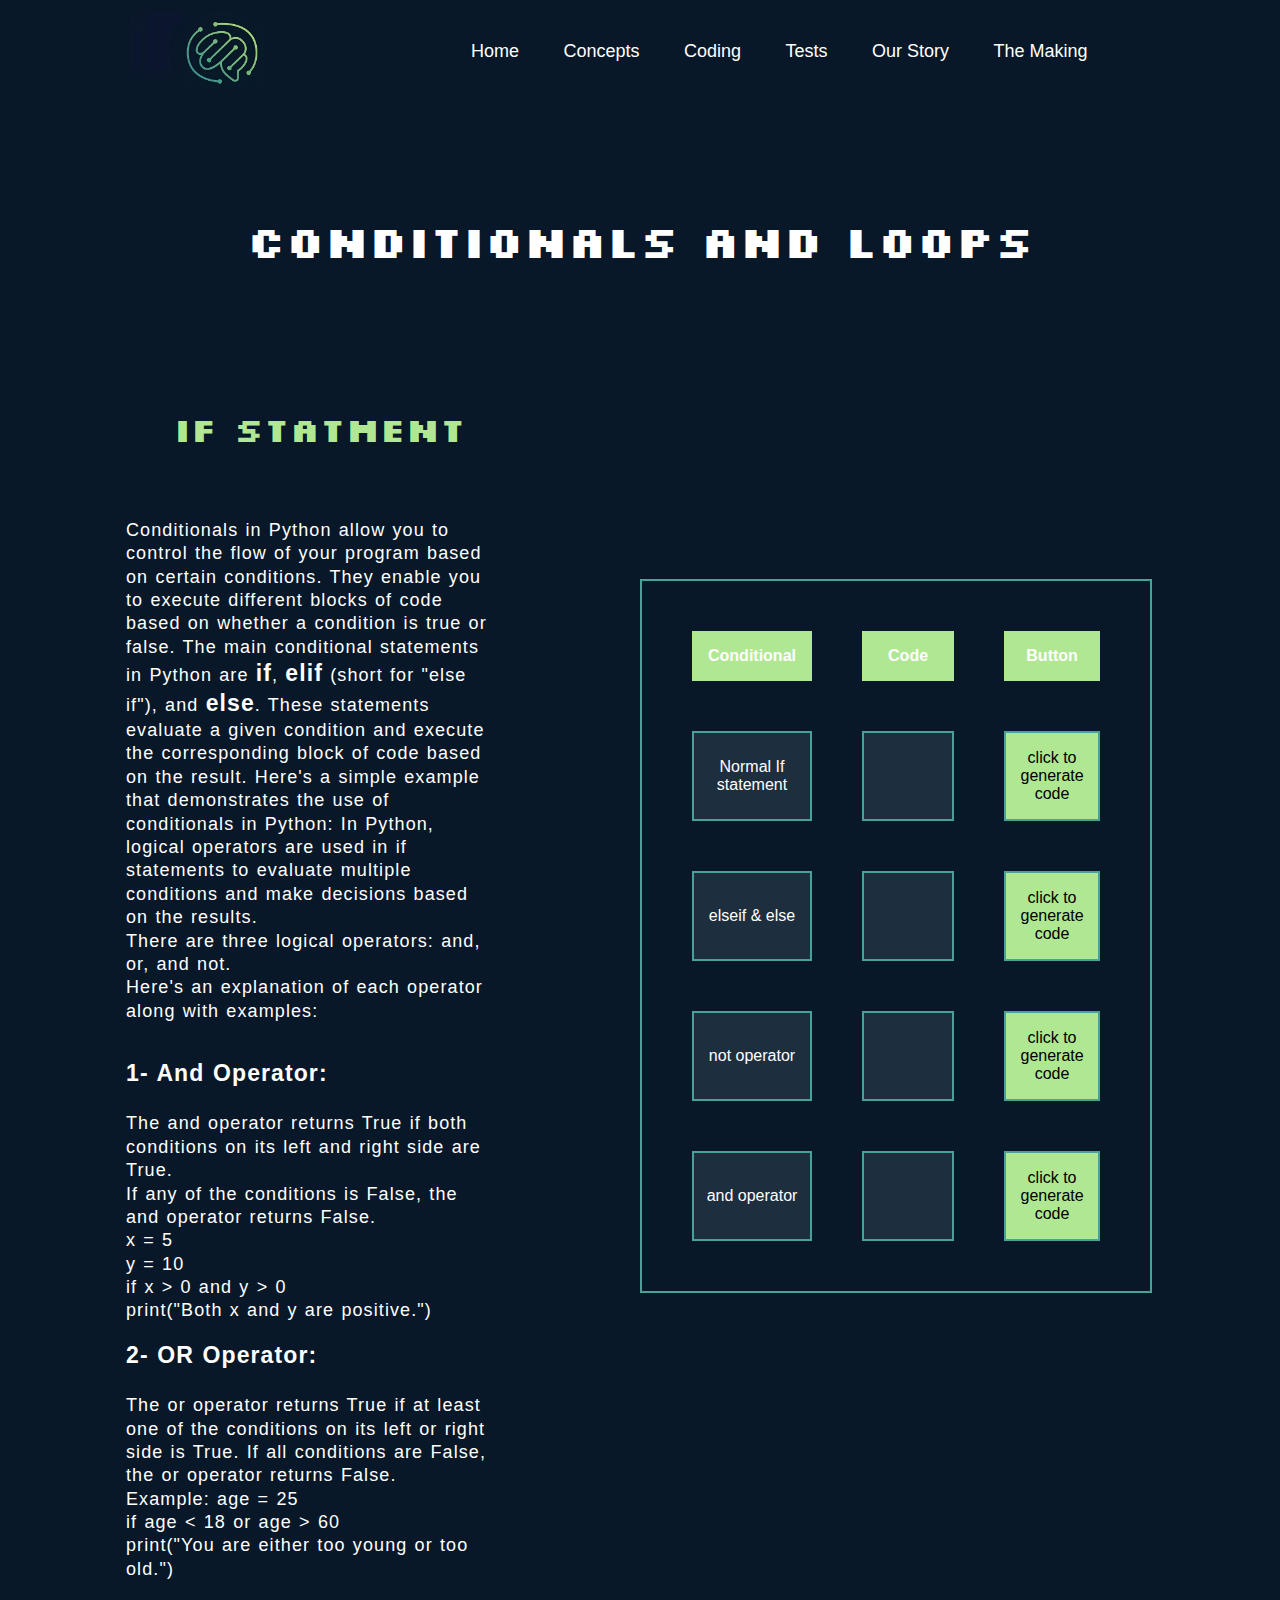
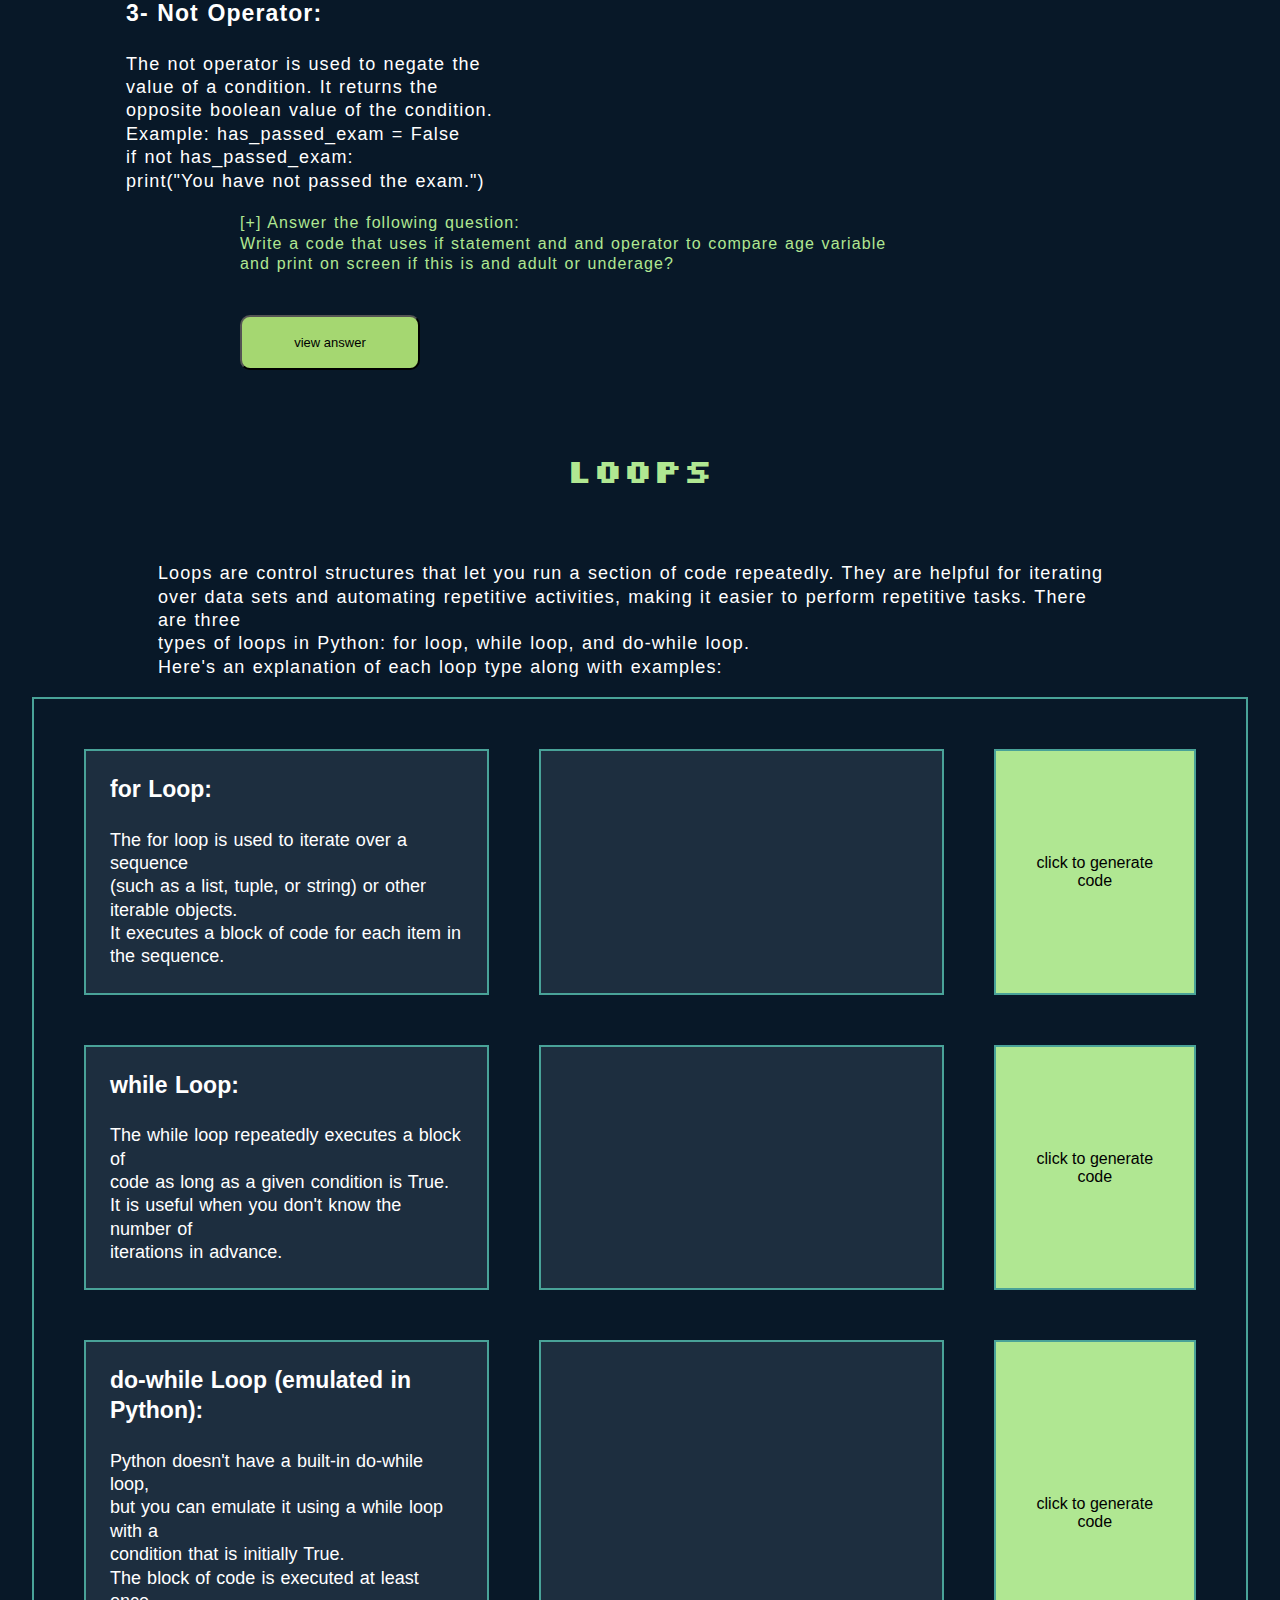
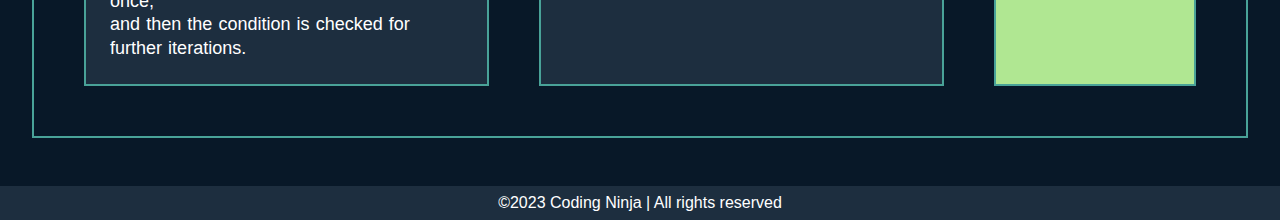
<file: Coding.html>
<!-- Abbas & Fahad page -->
<!DOCTYPE html>
<html>
<head>
    <title>conditionals</title>
    
    <link rel="stylesheet" type="text/css" href="styles/main.css">
    <link rel="stylesheet" type="text/css" href="styles/CodingStyle.css">
    
    <link rel="preconnect" href="https://fonts.googleapis.com">
    <link rel="preconnect" href="https://fonts.gstatic.com" crossorigin>
    <link href="https://fonts.googleapis.com/css2?family=Silkscreen:wght@400;700&display=swap" rel="stylesheet">

    <!-- this script is for getting the saved username -->
    <script src="scripts/login.js"></script>
    <!-- this script is for adding the answers to the tables and other parts of the page -->
    <script src="scripts/codingScript.js"></script>
</head>
<body onload="getUsername()">
    
    <!-- this section is for the navigation tabs -->
     <div class="container">
            <nav>
                <a href="home.html"><img src="images/homepagebackground1.jpeg" class="logo"></a>
                <ul>
                    <li><a href="home.html">Home</a></li>
                    <li><a href="concepts.html">Concepts</a></li>
                    <li><a href="Coding.html">Coding</a></li>
                    <li><a href="Test.html">Tests</a></li>
                    <li><a href="story.html">Our Story</a></li>
                    <li><a href="MakingOf.html">The Making</a></li>
                    <li><p id="username"></p></li>
                </ul>
            </nav>
        </div>    
            <!-- this part is for the header -->
            <h1 class="header">conditionals and Loops</h1>
        
        <!-- this section is "if statment" information -->
        <div class="if">
            <h1 class="sub-header">if statment</h1>
            
            <p>Conditionals in Python allow you to control the flow of your program based on certain        conditions. They enable you to execute different blocks of code based on whether a          condition is true or false. The main conditional statements in Python are <b>if</b>,        <b>elif</b> (short for "else if"), and <b>else</b>. These statements evaluate a given         condition and execute the corresponding block of code based on the result.
                Here's a simple example that demonstrates the use of conditionals in Python:
                In Python, logical operators are used in if statements to evaluate multiple conditions and make decisions based on the results.<br> There are three logical operators: and, or, and not.<br> Here's an explanation of each operator along with examples:</p>
            <br>
            <br>
            <p>
                <b>1- And Operator:</b>
                <br>
                <br>
                The and operator returns True if both conditions on its left and right side are True.<br>If any of the conditions is False, the and operator returns False.<br>
                x = 5<br>
                y = 10<br>    
                if x > 0 and y > 0<br>
                print("Both x and y are positive.")
            </p>
            <br>
            
            <p>
                <b>2- OR Operator:</b><br>
                <br>
                 The or operator returns True if at least one of the conditions on its left or right side is True. If all conditions are False, the or operator returns False.<br>
                Example:
                 age = 25<br>
                 if age < 18 or age > 60<br>
                 print("You are either too young or too old.")
            </p>
            <br>    
            <p><b>3- Not Operator:</b><br>
                <br>
                The not operator is used to negate the value of a condition. It returns the opposite boolean value of the condition.<br>
                Example:
                has_passed_exam = False<br>
                if not has_passed_exam:<br>
                print("You have not passed the exam.")
            </p>
        </div>
    
        <!-- this section is for the Conditional table -->
        <div id="cond_table">
            <table>
                <tr>
                    <th>Conditional</th>
                    <th>Code</th>
                    <th>Button</th>
                </tr>
                <tr>
                    <td class="f">Normal If statement</td>
                    <td id="code" class="middle"><p id="code_text"></p></td>
                    <td class="greenBtn" onclick="generate2()">click to generate code</td>
                </tr>
                <tr>
                    <td class="f">elseif & else</td>
                    <td id="code2" class="middle"><p id="code2_text"></p></td>
                    <td class="greenBtn" onclick="generate3()">click to generate code</td>
                </tr>
                <tr>
                    <td class="f">not operator</td>
                    <td id="code4" class="middle"><p id="code4_text"></p></td>
                    <td class="greenBtn" onclick="generate4()">click to generate code</td>
                </tr>
                <tr>
                    <td class="f">and operator</td>
                    <td id="code5" class="middle"><p id="code5_text"></p></td>
                    <td class="greenBtn" onclick="generate5()">click to generate code</td>
                </tr>
            </table>

        </div>
    
        <!-- this section is for the question -->
        <div id="question">
            <p>
            [+] Answer the following question:<br>
            Write a code that uses if statement and and operator to compare age variable<br>
             and print on screen if this is and adult or underage?
            </p>
            
            <!-- this button is for adding the answer to the page -->
            <button type="button" class="btn"  onclick="generate()">view answer</button>
        </div>

        

        <div id="generated_code_space">
            <p id="generated_code_space_text"></p>
      
        </div>
    
        
        <!-- this section is for the loops table -->
        <div id="loops">
            <h1 class="sub-header">Loops</h1>
            <!-- this text is for explaining the loops table -->
            <p class="c">Loops are control structures that let you run a section of code repeatedly. They are helpful for iterating over data sets and automating repetitive activities, 
                    making it easier to perform repetitive tasks. There are three <br>
                        types of loops in Python: for loop, while loop, and do-while loop.<br>
                         Here's an explanation of each loop type along with examples:</p>
            <!-- this is the loops table -->
            <table>
                <tr>
                    <td><p><b>for Loop:</b>
                        <br>
                        <br>
                        The for loop is used to iterate over a sequence <br>
                        (such as a list, tuple, or string) or other iterable objects.<br>
                        It executes a block of code for each item in the sequence.</p>
                        </td>
                    
                    <td id="code6"></td>
                    <td id="last" class="greenBtn" onclick="generate6()">
                    click to generate code
                    </td>
                </tr>
                <tr>
                    <td><p><b>while Loop:</b><br>
                        <br>
                        The while loop repeatedly executes a block of <br>
                        code as long as a given condition is True.<br>
                        It is useful when you don't know the number of <br>
                        iterations in advance.</p>
                    </td>
                    <td id="code7"></td>
                    <td id="last" class="greenBtn" onclick="generate7()">click to generate code</td>
                </tr>
                <tr>
                    <td ><p><b>do-while Loop (emulated in Python):</b><br>
                        <br>
                        Python doesn't have a built-in do-while loop,<br>
                         but you can emulate it using a while loop with a <br>
                         condition that is initially True.<br>
                        The block of code is executed at least once, <br>
                        and then the condition is checked for further iterations.</p>
                    </td>
                    <td id="code8"></td>
                    <td id="last" class="greenBtn" onclick="generate8()">click to generate code</td>
                </tr>
            
            </table>
        </div>

        <div id="rights">
        <p>©2023 Coding Ninja | All rights reserved</p>
    </div>
    
</body>
</html>
</file>
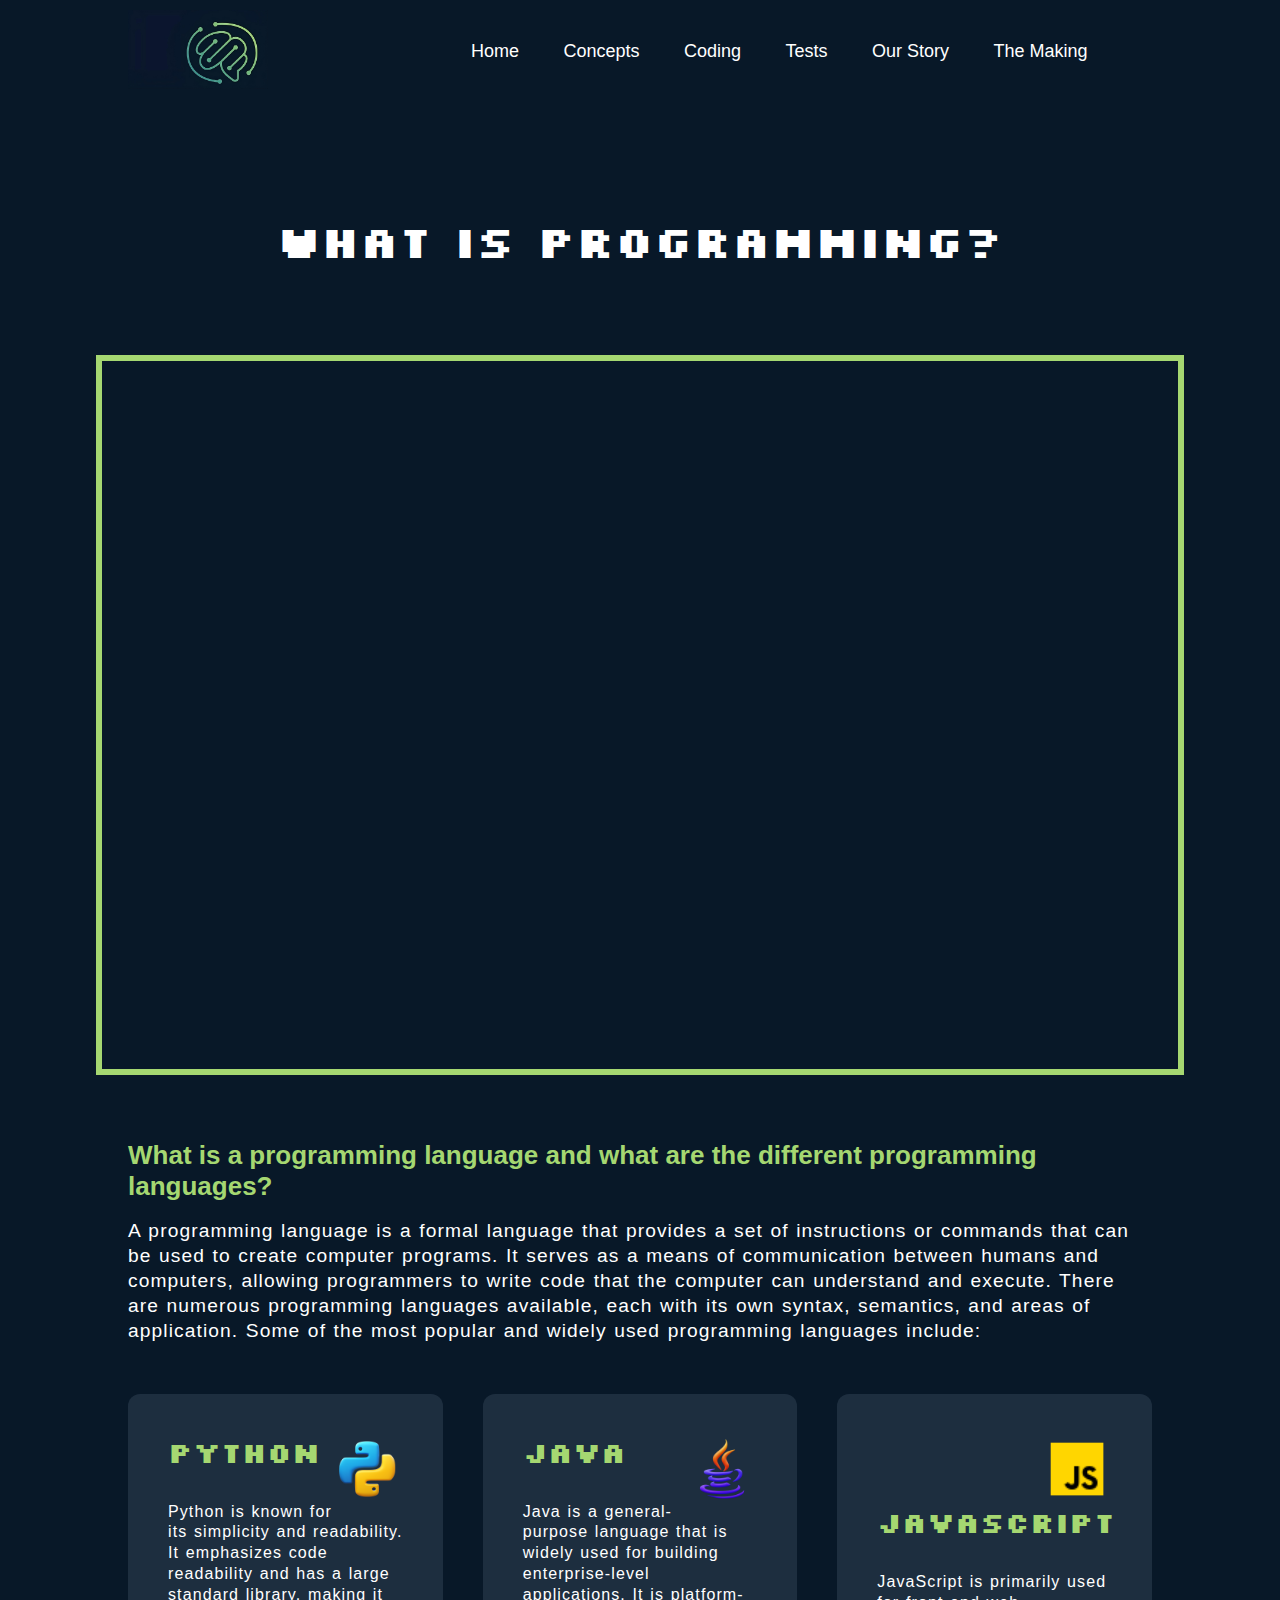
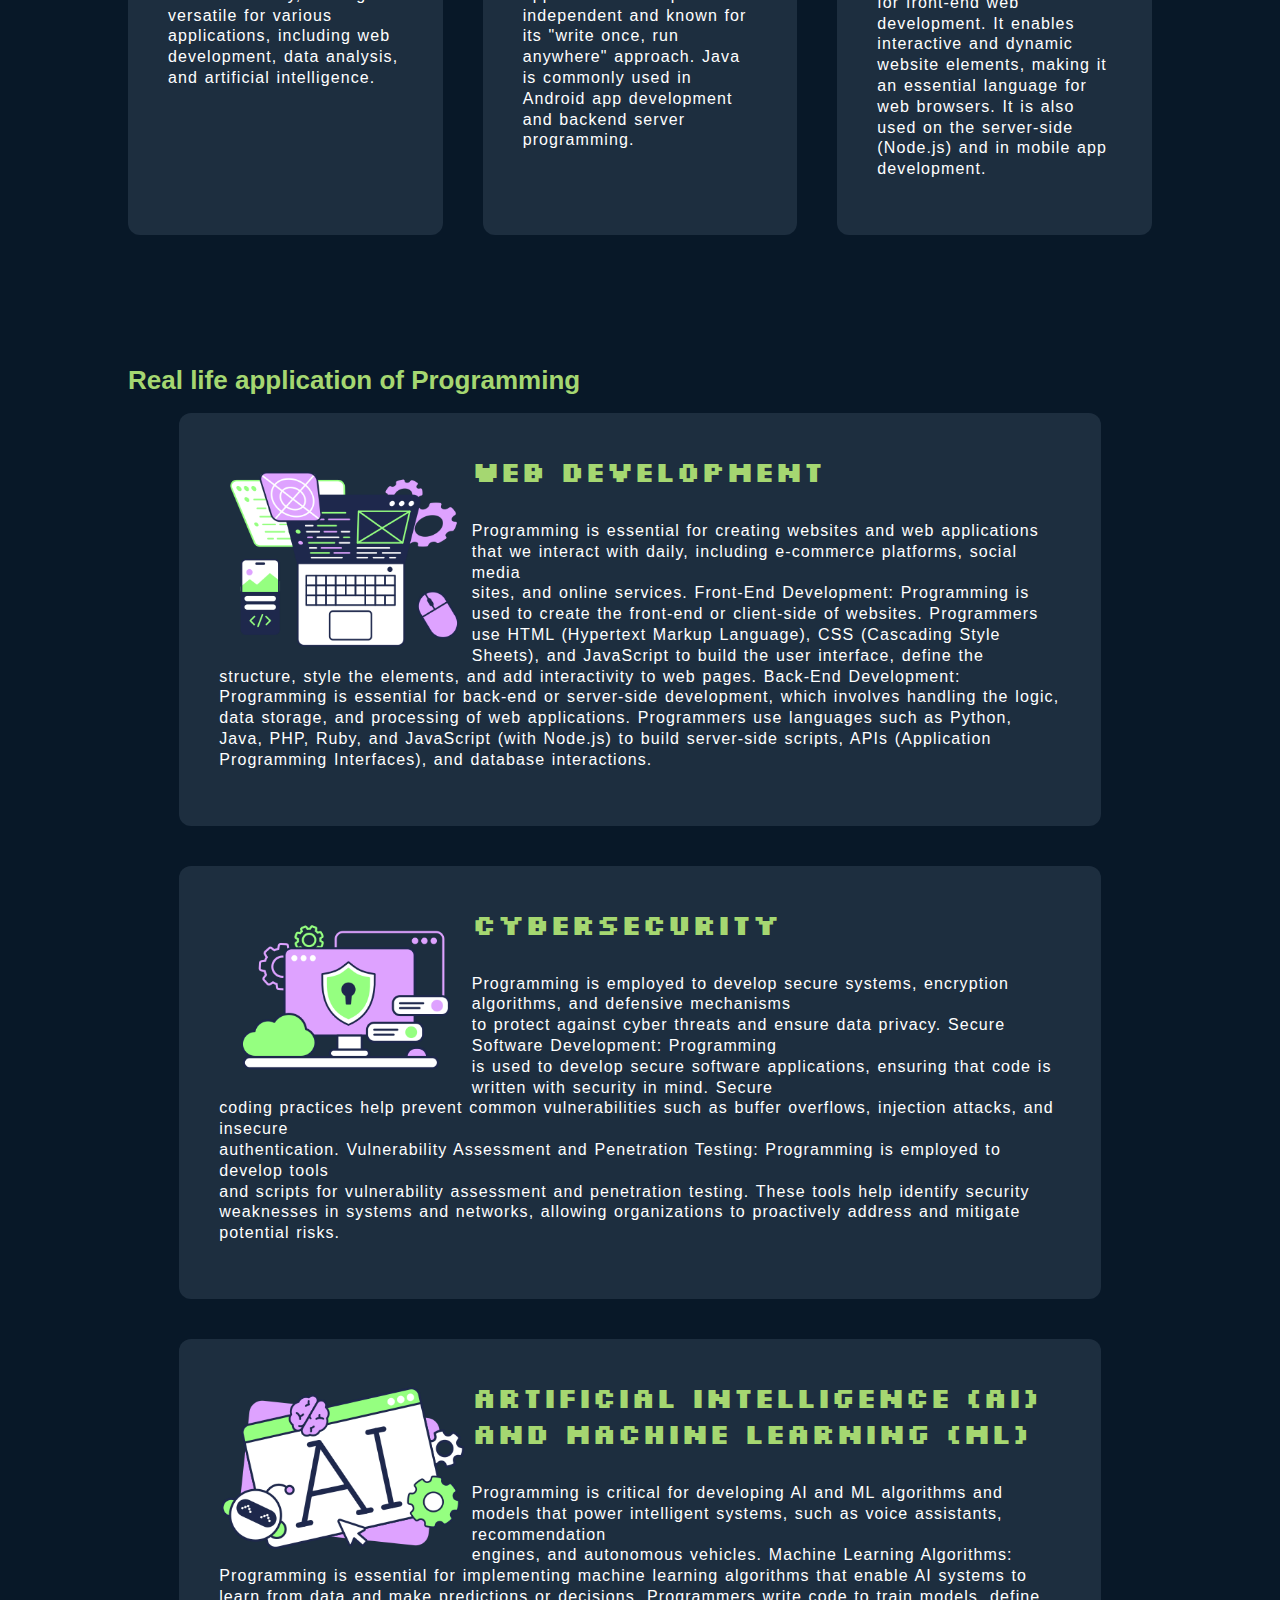
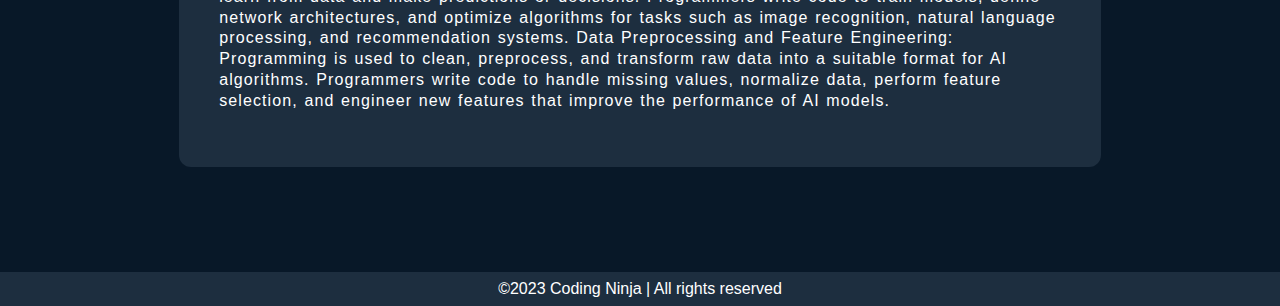
<file: concepts.html>
<!-- Abbas & Fahad page -->
<!DOCTYPE html>
<html>
<head>
    <link rel="stylesheet" type="text/css" href="styles/main.css">
    <link rel="stylesheet" type="text/css" href="styles/conceptsStyle.css">
    
    <link rel="preconnect" href="https://fonts.googleapis.com">
<link rel="preconnect" href="https://fonts.gstatic.com" crossorigin>
<link href="https://fonts.googleapis.com/css2?family=Silkscreen&display=swap" rel="stylesheet">
    
    <title>Coding Ninja | Programming</title>
    
    <script src="scripts/login.js"></script>
</head>
<body onload="getUsername()">
    
    <div class="container">
            <nav>
                <a href="home.html"><img src="images/homepagebackground1.jpeg" class="logo"></a>
                <ul>
                    <li><a href="home.html">Home</a></li>
                    <li><a href="concepts.html">Concepts</a></li>
                    <li><a href="Coding.html">Coding</a></li>
                    <li><a href="Test.html">Tests</a></li>
                    <li><a href="story.html">Our Story</a></li>
                    <li><a href="MakingOf.html">The Making</a></li>
                    <li><p id="username"></p></li>
                </ul>
            </nav>
        </div>
    
                <h1 class="header">What is programming?</h1>
    
                <div id="video"><iframe src="https://www.youtube.com/embed/zOjov-2OZ0E" frameborder="0"></iframe></div>
                
    
        <div id="pages">
        <div class="container">
            <h2>What is a programming language and what are the different programming languages?</h2>
            <p>A programming language is a formal language that provides a set of instructions or commands 
                        that can be used to create computer programs. It serves as a means of communication between 
                        humans and computers, allowing programmers to write code that the computer can understand and execute.

                        There are numerous programming languages available, each with its own syntax, semantics, and areas 
                        of application. Some of the most popular and widely used programming languages include:</p>
            <div class="pages-list">
                <div>
                    <img src="images/3d-fluency-python.png" class="pics">
                    <h2>Python</h2>
                    <p>Python is known for its simplicity and readability. 
                                It emphasizes code readability and has a large standard library, 
                                making it versatile for various applications, including web development,
                                 data analysis, and artificial intelligence.</p>
                </div>
                 <div>
                     <img src="images/3d-fluency-java.png" class="pics">
                    <h2>Java</h2>
                    <p>Java is a general-purpose language that is widely used for 
                                    building enterprise-level applications. It is platform-independent 
                                    and known for its "write once, run anywhere" approach. Java is commonly used in Android app development and backend server programming.</p>
                </div>
                 <div>
                     <img src="images/icons8-javascript-48.png" class="pics">
                    <h2>JavaScript</h2>
                    <p>JavaScript is primarily used for front-end web development. It enables interactive and dynamic website elements,
                                     making it an essential language for web browsers. It is also used on the server-side 
                                     (Node.js) and in mobile app development.</p>
                </div>
            </div>
        </div>
    </div>
    
    
    
    <div id="application">
        <div class="container">
            <h2>Real life application of Programming</h2>
            <div class="application-list">
                <div>
                    <img src="images/outline-mobile-app-development-and-coding.png" class="pics">
                    <h2>Web Development</h2>
                    <p>Programming is essential for creating websites and web applications 
                                that we interact with daily, including e-commerce platforms, social media 
                                <br>sites, and online services. Front-End Development: Programming is used to create the front-end or client-side of websites. Programmers use HTML (Hypertext Markup Language), CSS (Cascading Style Sheets), and JavaScript to build the user interface, define the structure, style the elements, and add interactivity to web pages.

                                Back-End Development: Programming is essential for back-end or server-side development, which involves handling the logic, data storage, and processing of web applications. Programmers use languages such as Python, Java, PHP, Ruby, and JavaScript (with Node.js) to build server-side scripts, APIs (Application Programming Interfaces), and database interactions.</p>
                </div>
                 <div>
                     <img src="images/outline-cybersecurity-and-data-safety-in-cloud-storage.png" class="pics">
                    <h2>Cybersecurity</h2>
                    <p>Programming is employed to develop secure systems, encryption algorithms, and defensive 
                                mechanisms<br> to protect against cyber threats and ensure data privacy. Secure Software Development: Programming <br>
                                is used to develop secure software applications, ensuring that code is written with security in mind. Secure <br>
                                coding practices help prevent common vulnerabilities such as buffer overflows, injection attacks, and insecure <br>
                                authentication. Vulnerability Assessment and Penetration Testing: Programming is employed to develop tools <br>and 
                                scripts for vulnerability assessment and penetration testing. These tools help identify security <br>weaknesses in 
                                systems and networks, allowing organizations to proactively address and mitigate potential risks.</p>
                </div>
                 <div>
                     <img src="images/outline-lettering-ai-with-robot-gears-and-brain-text.png" class="pics">
                    <h2>Artificial Intelligence (AI) and Machine Learning (ML)</h2>
                    <p>Programming is critical for developing AI 
                                and ML algorithms and models that power intelligent systems, such as voice assistants, recommendation<br> engines, 
                                and autonomous vehicles. Machine Learning Algorithms: Programming is essential for implementing machine learning algorithms that enable AI systems to learn from data and make predictions or decisions. Programmers write code to train models, define network architectures, and optimize algorithms for tasks such as image recognition, natural language processing, and recommendation systems.

                                Data Preprocessing and Feature Engineering: Programming is used to clean, preprocess, and transform raw data into a suitable format for AI algorithms. Programmers write code to handle missing values, normalize data, perform feature selection, and engineer new features that improve the performance of AI models.</p>
                </div>
            </div>
        </div>
    </div>
    
    
    
    <div id="rights">
        <p>©2023 Coding Ninja | All rights reserved</p>
    </div>
    
    
     </body>
</html>
</file>
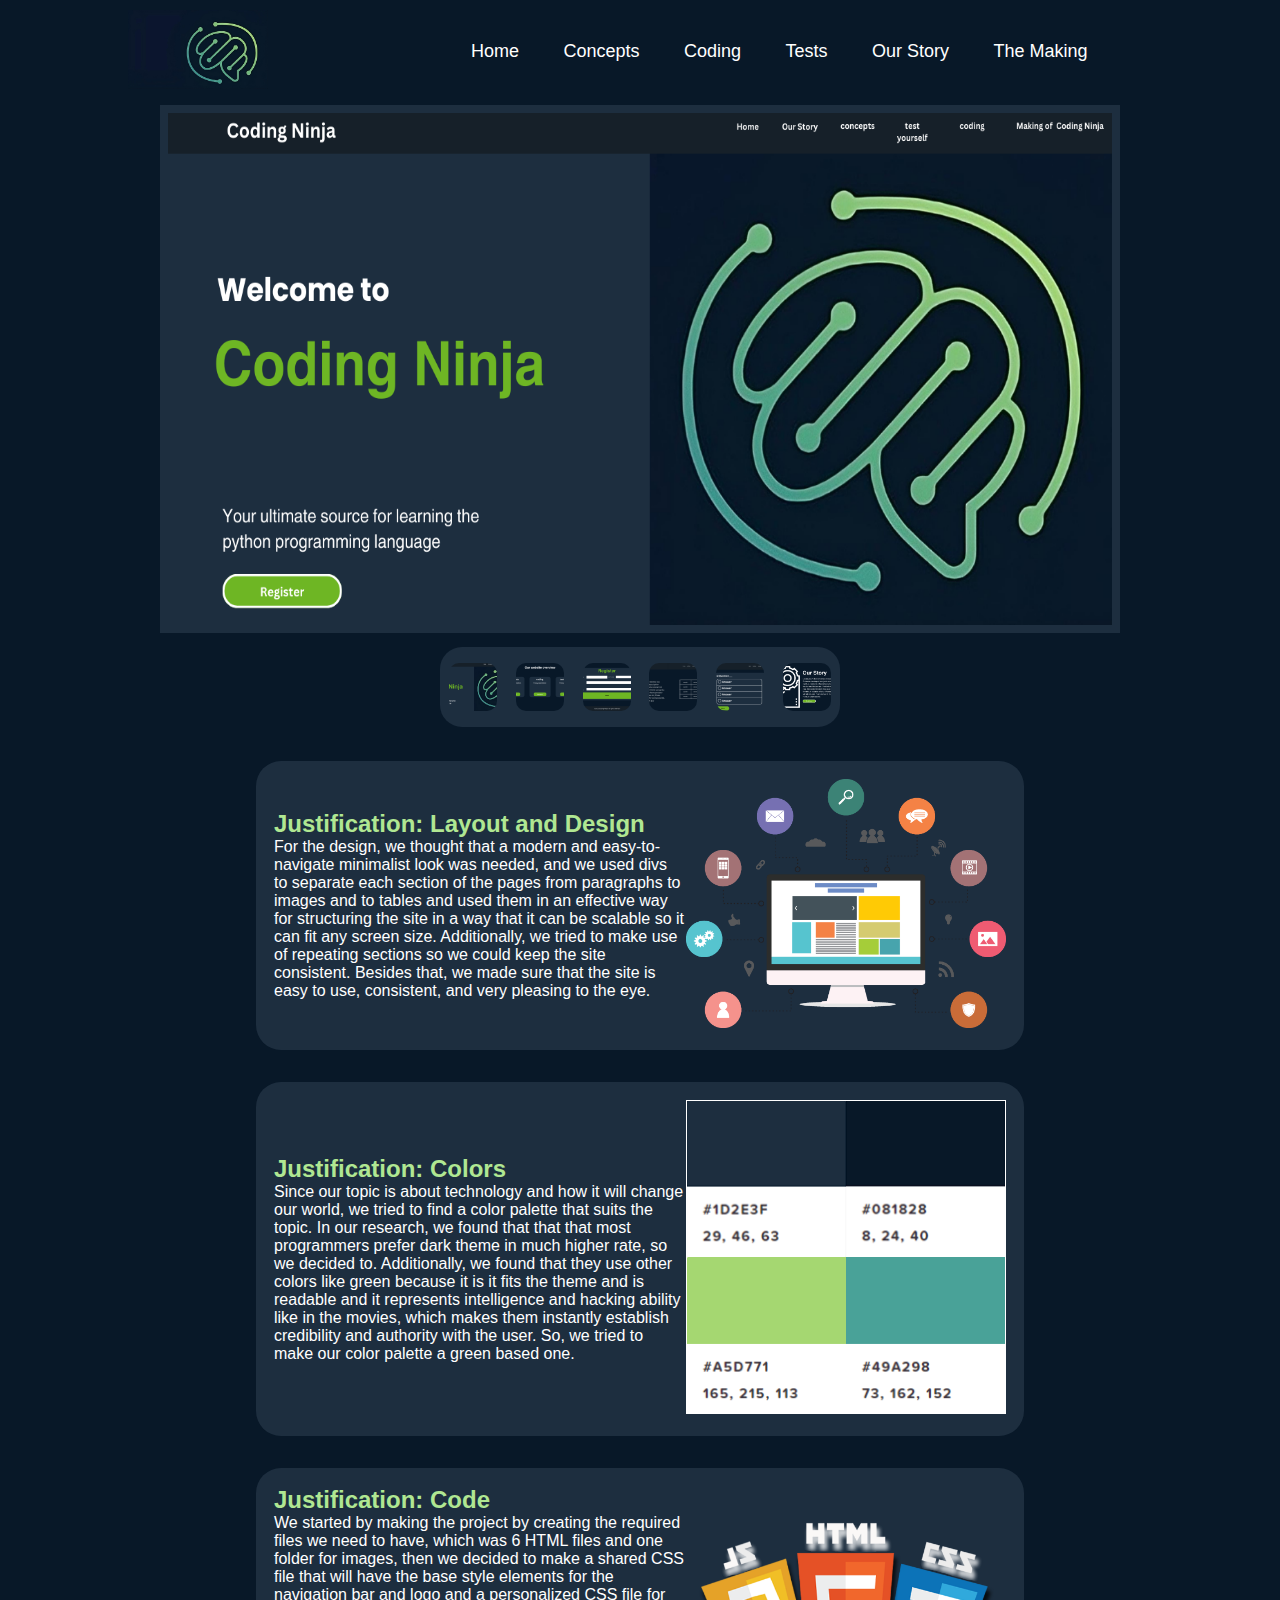
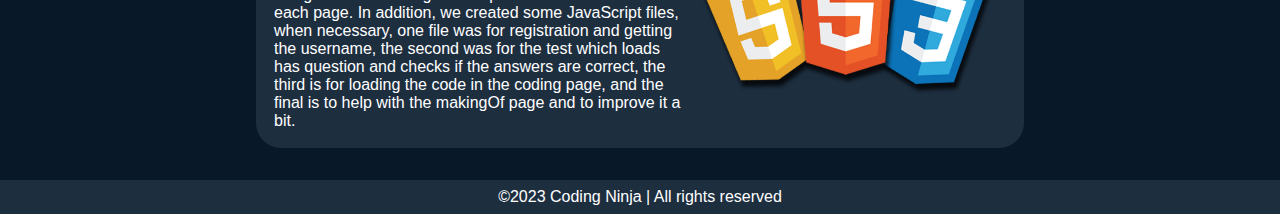
<file: MakingOf.html>
<!--Fahad Page-->
<!DOCTYPE html>
<html>
<head>
    <title>Coding Ninja | Making Of</title>
    <link rel="stylesheet" type="text/css" href="styles/main.css">
    <link rel="stylesheet" type="text/css" href="styles/makingOf.css">
    
    <script src="scripts/login.js"></script>
    <script src="scripts/makingOfScript.js"></script>
</head>
<body onload="getUsername()">
    <div class="container">
        <nav>
            <a href="home.html"><img src="images/homepagebackground1.jpeg" class="logo"></a>
            <ul>
                <li><a href="home.html">Home</a></li>
                <li><a href="concepts.html">Concepts</a></li>
                <li><a href="Coding.html">Coding</a></li>
                <li><a href="Test.html">Tests</a></li>
                <li><a href="story.html">Our Story</a></li>
                <li><a href="MakingOf.html">The Making</a></li>
                <li><p id="username"></p></li>
            </ul>
        </nav>
    </div>
    
    <div class="images">
        <table> 
            <tr>
                <td id="image">
                    <img class="image" src="images/MockUp/2.png">
                </td>
            </tr>
            <tr>
                <td>
                    <div class="back-images">
                        <div class="back-chang" onclick="background1()"><img src="images/MockUp/2.png"></div>
                        <div class="back-chang" onclick="background3()"><img src="images/MockUp/4.png"></div>
                        <div class="back-chang" onclick="background5()"><img src="images/MockUp/9.png"></div>
                        <div class="back-chang" onclick="background4()"><img src="images/MockUp/5.png"></div>
                        <div class="back-chang" onclick="background6()"><img src="images/MockUp/7.png"></div>
                        <div class="back-chang" onclick="background2()"><img src="images/MockUp/3.png"></div>
                    </div>
                </td>
            </tr>
        </table>
    </div>
    
    <div class="section">
        <table>
            <tr>
                <td>
                    <h2>Justification: Layout and Design</h2>
                    <p>For the design, we thought that a modern and easy-to-navigate minimalist look was needed, and we used divs to separate each section of the pages from paragraphs to images and to tables and used them in an effective way for structuring the site in a way that it can be scalable so it can fit any screen size. Additionally, we tried to make use of repeating sections so we could keep the site consistent. Besides that, we made sure that the site is easy to use, consistent, and very pleasing to the eye.</p>
                </td>
                
                <td>
                    <img class="side-image" src="images/MockUp/layout.png">
                </td>
            </tr>
        </table>
    </div>
    
    <div class="section">
        <table>
            <tr>
                <td>
                    <h2>Justification: Colors</h2>
                    <p>Since our topic is about technology and how it will change our world, we tried to find a color palette that suits the topic. In our research, we found that that that most programmers prefer dark theme in much higher rate, so we decided to. Additionally, we found that they use other colors like green because it is it fits the theme and is readable and it represents intelligence and hacking ability like in the movies, which makes them instantly establish credibility and authority with the user. So, we tried to make our color palette a green based one. </p>
                </td>
                
                <td>
                    <img class="side-image2" src="images/MockUp/colors.png">
                </td>
            </tr>
        </table>
    </div>
    
    <div class="section">
        <table>
            <tr>
                <td>
                    <h2>Justification: Code</h2>
                    <p>We started by making the project by creating the required files we need to have, which was 6 HTML files and one folder for images, then we decided to make a shared CSS file that will have the base style elements for the navigation bar and logo and a personalized CSS file for each page. In addition, we created some JavaScript files, when necessary, one file was for registration and getting the username, the second was for the test which loads has question and checks if the answers are correct, the third is for loading the code in the coding page, and the final is to help with the makingOf page and to improve it a bit.</p>
                </td>
                
                <td>
                    <img class="side-image" src="images/MockUp/code.png">
                </td>
            </tr>
        </table>
    </div>
    <div id="rights">
        <p>©2023 Coding Ninja | All rights reserved</p>
    </div>
</body>
</html>
</file>
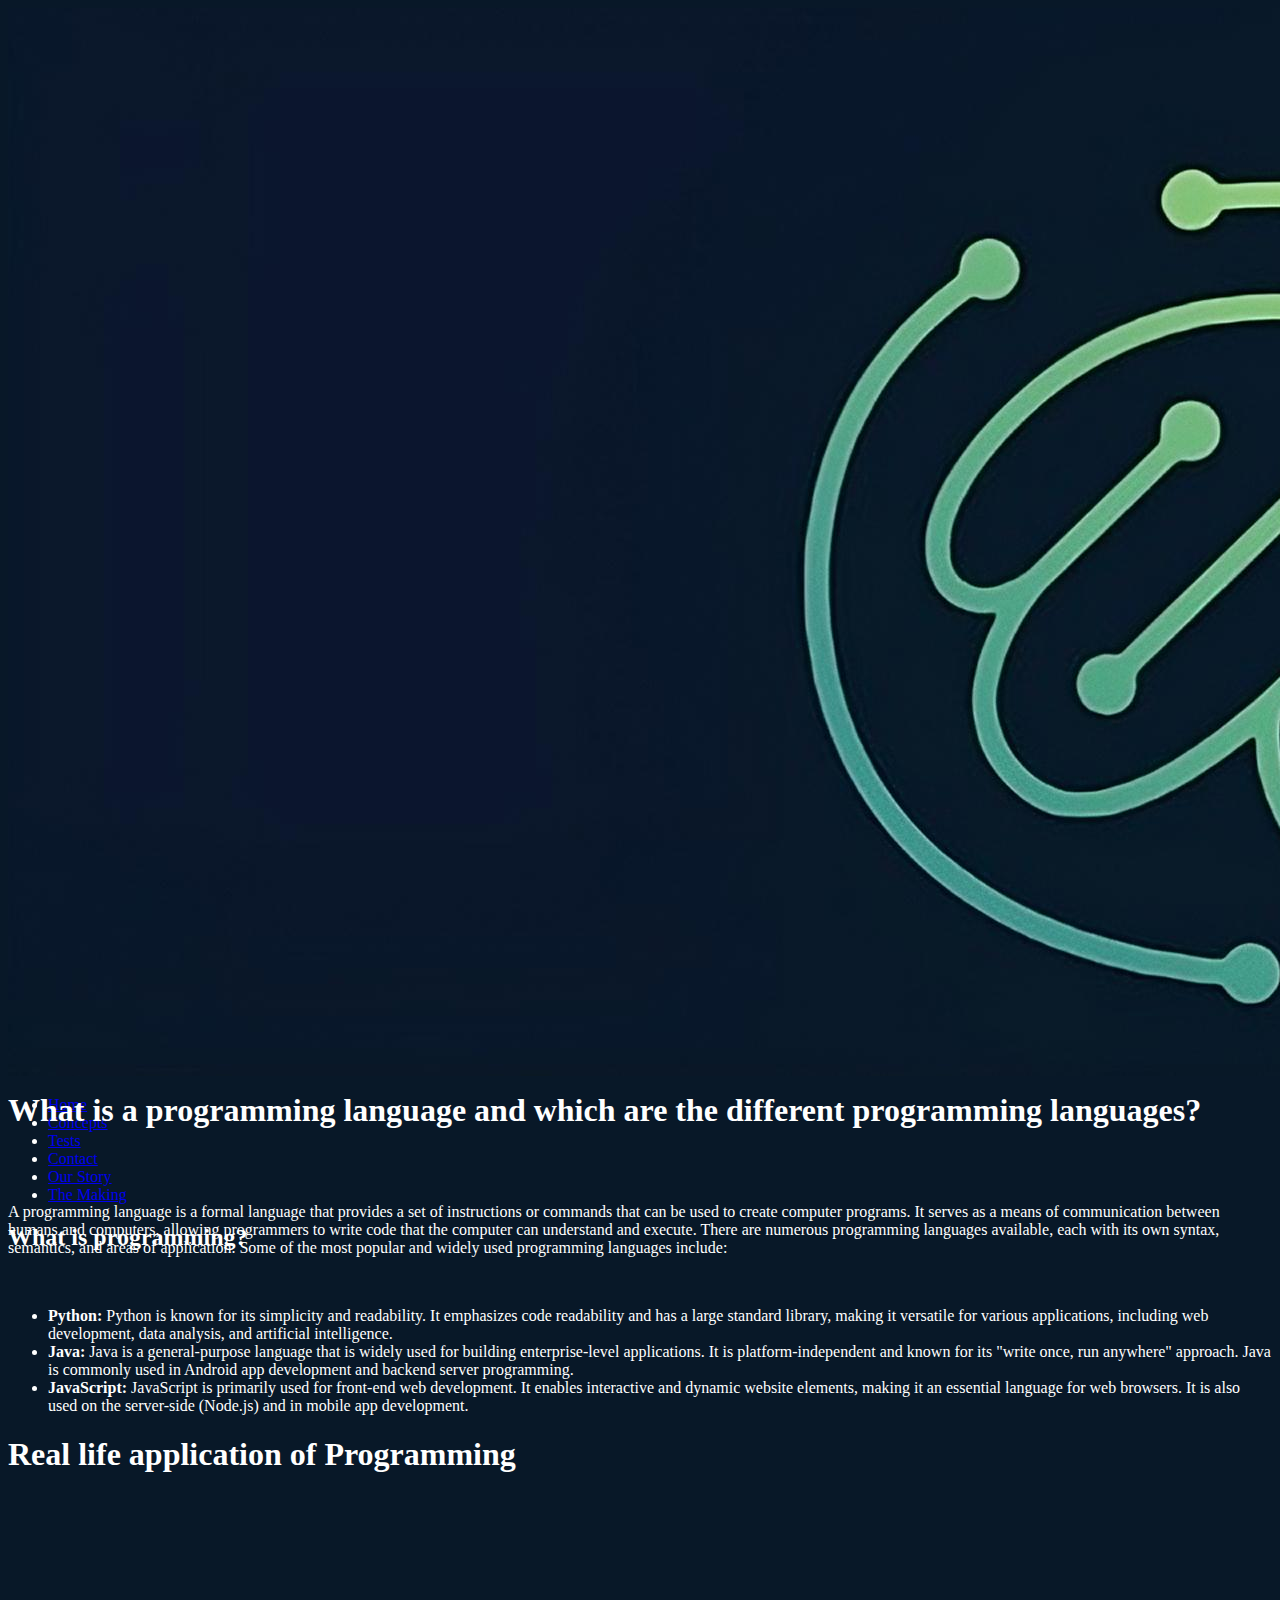
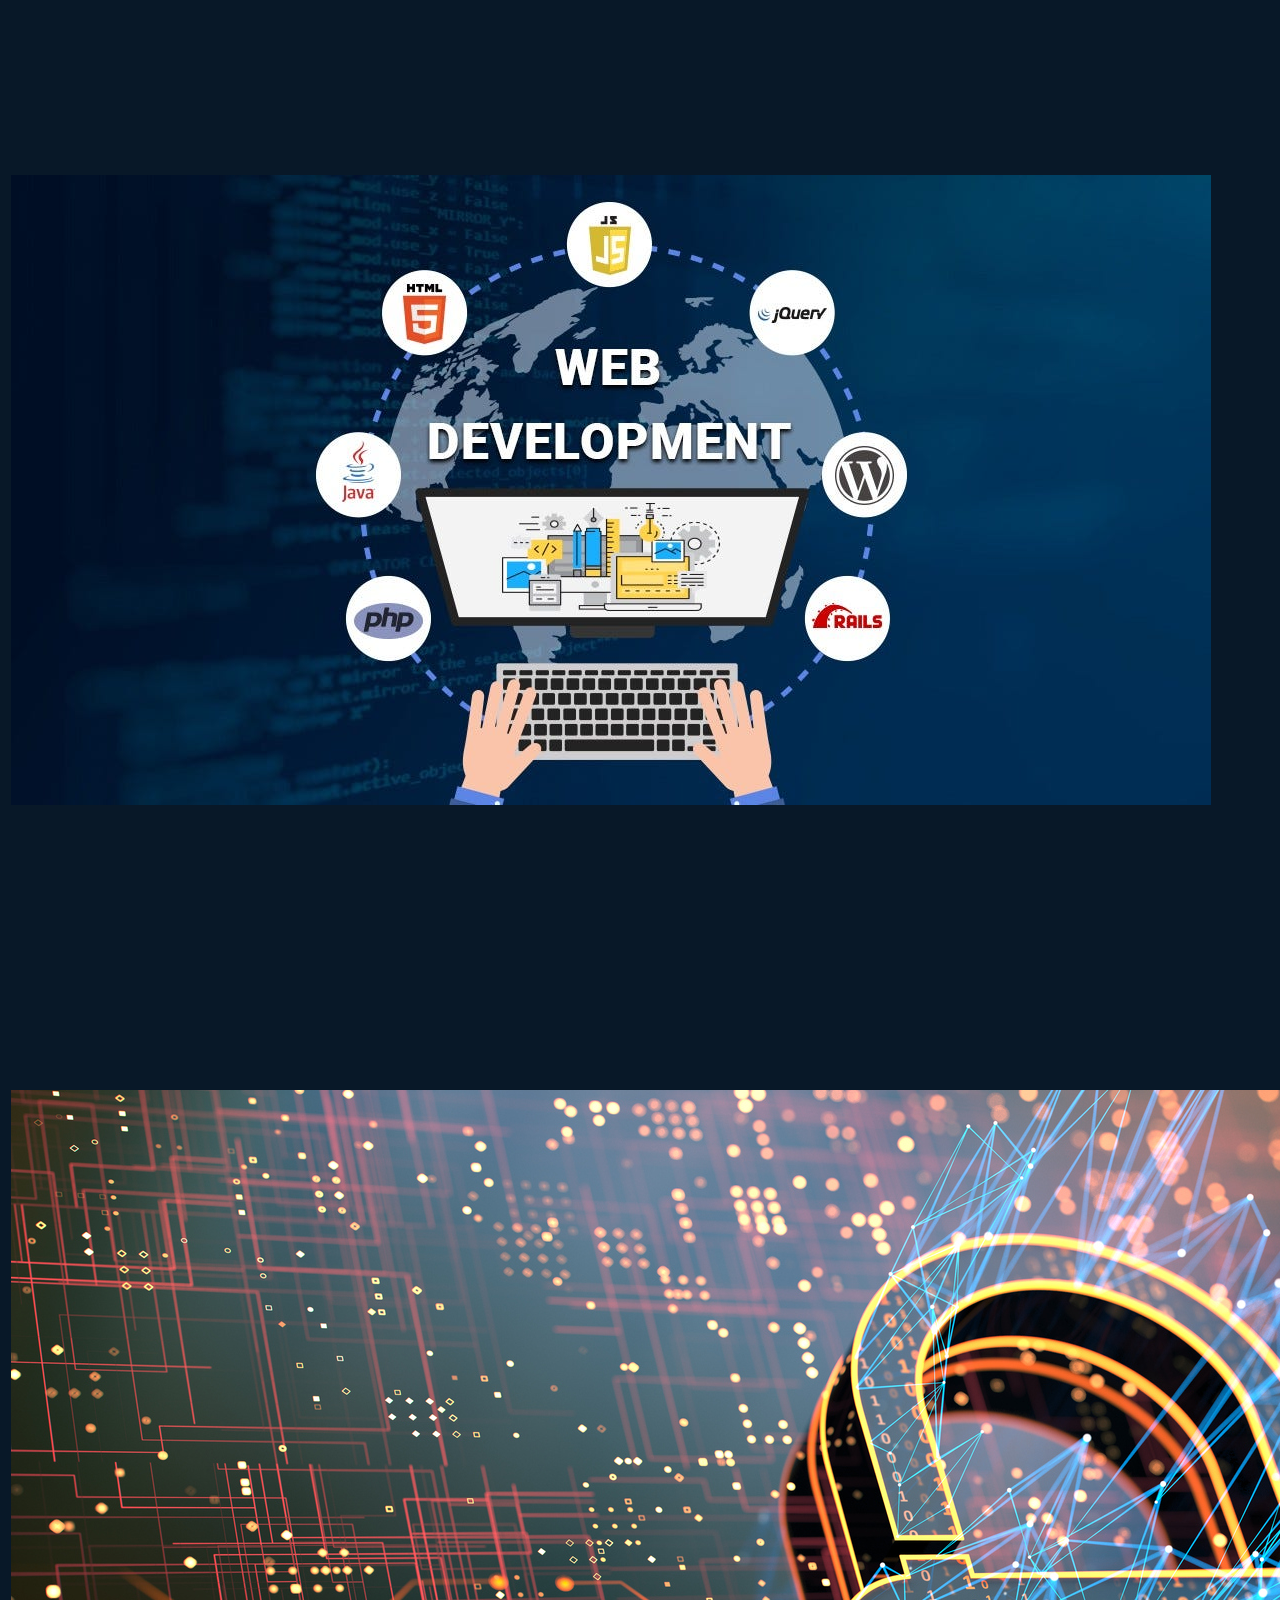
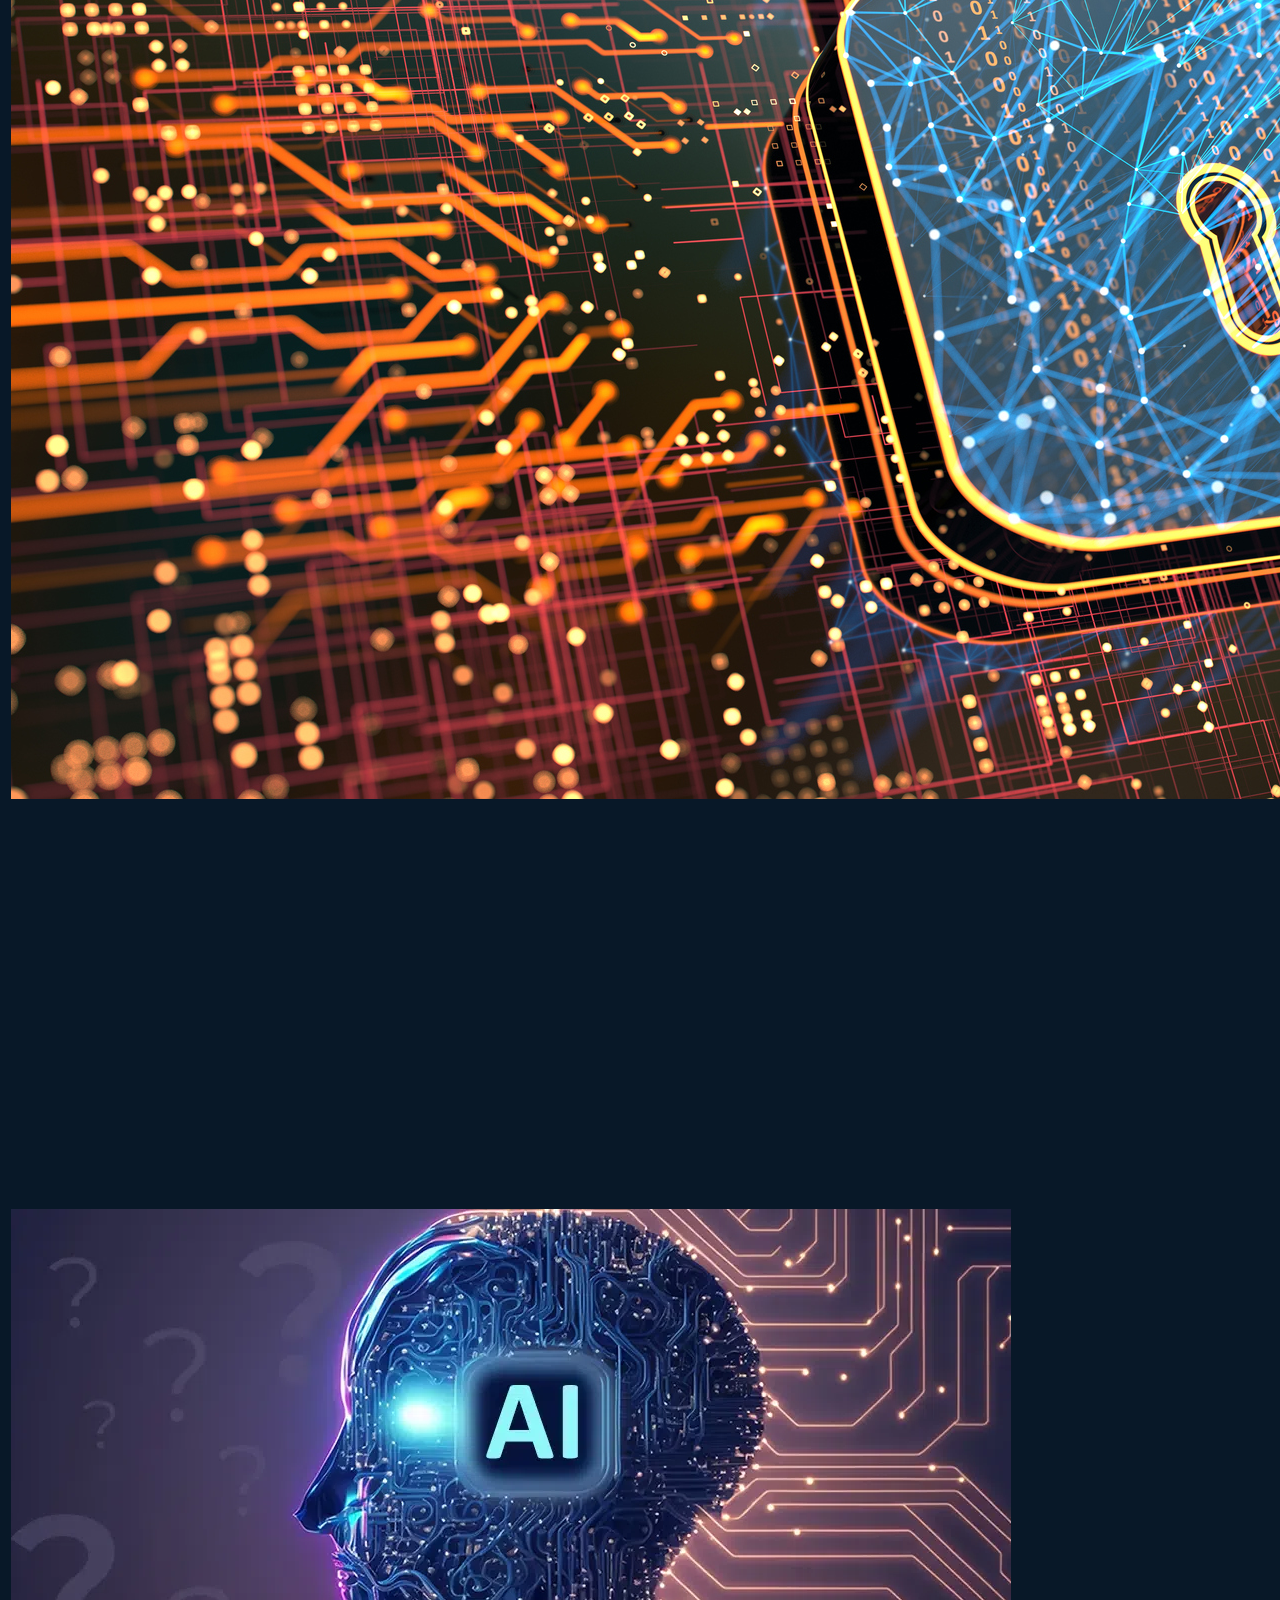
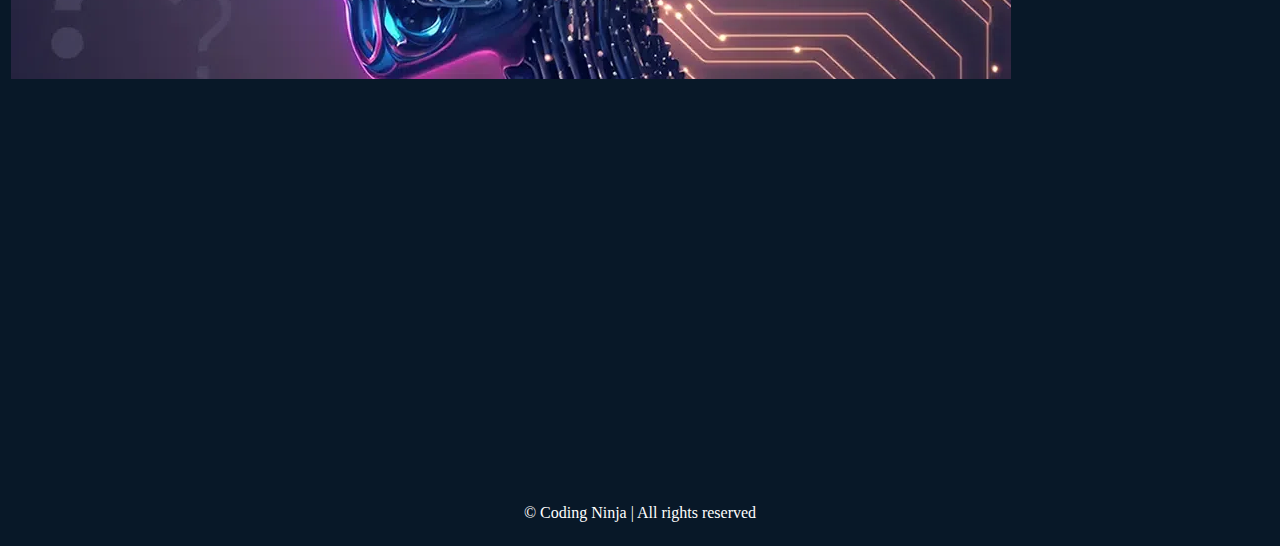
<file: Programming.html>
<!-- Abbas & Fahad page -->
<!DOCTYPE html>
<html>
<head>
    <link rel="stylesheet" type="text/css" href="homeStyle.css">
    <title>Coding Ninja | Programming</title>
    
    <script src="login.js"></script>
</head>
<body onload="getUsername()">
    <div id="header">
        <div class="container">
            <nav>
                <a href="index.html"><img src="images/homepagebackground1.jpeg" class="logo"></a>
                <p id="username"></p>
                <ul>
                    <li><a href="index.html">Home</a></li>
                    <li><a href="#">Concepts</a></li>
                    <li><a href="#">Tests</a></li>
                    <li><a href="#">Contact</a></li>
                    <li><a href="#">Our Story</a></li>
                    <li><a href="#">The Making</a></li>
                    </ul>
                    </nav>
                    </div>
                    <h2>What is programming?</h2>
                </div>
                
                <div id="video"><iframe src="https://www.youtube.com/embed/zOjov-2OZ0E" frameborder="0"></iframe></div>
                <br>
                <div id="mid-page">
                    <h1>What is a programming language and which are the different programming languages?</h1>
                    <br>
                    <br>
                    <p>A programming language is a formal language that provides a set of instructions or commands 
                        that can be used to create computer programs. It serves as a means of communication between 
                        humans and computers, allowing programmers to write code that the computer can understand and execute.

                        There are numerous programming languages available, each with its own syntax, semantics, and areas 
                        of application. Some of the most popular and widely used programming languages include:</p>
                        <br>
                        <ul>
                            <li><b>Python:</b> Python is known for its simplicity and readability. 
                                It emphasizes code readability and has a large standard library, 
                                making it versatile for various applications, including web development,
                                 data analysis, and artificial intelligence.</li>
                                 <li><b>Java: </b>Java is a general-purpose language that is widely used for 
                                    building enterprise-level applications. It is platform-independent 
                                    and known for its "write once, run anywhere" approach. Java is commonly used in Android app development and backend server programming.</li>
                                 <li><b>JavaScript:</b> JavaScript is primarily used for front-end web development. It enables interactive and dynamic website elements,
                                     making it an essential language for web browsers. It is also used on the server-side 
                                     (Node.js) and in mobile app development.</li>
                        </ul>

                </div>
                <div id="application">
                    <h1>Real life application of Programming </h1>
                    <table>
                        <tr>
                            <td><img src="images/web.jpg">  </td>
                            <td>Web Development<br><br><span>Programming is essential for creating websites and web applications 
                                that we interact with daily, including e-commerce platforms, social media 
                                <br>sites, and online services. Front-End Development: Programming is used to create the front-end or client-side of websites. Programmers use HTML (Hypertext Markup Language), CSS (Cascading Style Sheets), and JavaScript to build the user interface, define the structure, style the elements, and add interactivity to web pages.

                                Back-End Development: Programming is essential for back-end or server-side development, which involves handling the logic, data storage, and processing of web applications. Programmers use languages such as Python, Java, PHP, Ruby, and JavaScript (with Node.js) to build server-side scripts, APIs (Application Programming Interfaces), and database interactions.</td>
                        </tr>
                        <tr>
                            <td><img src="images/cyber-security.jpg">  </td>
                            <td align="justify">Cybersecurity<br><br><span>Programming is employed to develop secure systems, encryption algorithms, and defensive 
                                mechanisms<br> to protect against cyber threats and ensure data privacy. Secure Software Development: Programming <br>
                                is used to develop secure software applications, ensuring that code is written with security in mind. Secure <br>
                                coding practices help prevent common vulnerabilities such as buffer overflows, injection attacks, and insecure <br>
                                authentication. Vulnerability Assessment and Penetration Testing: Programming is employed to develop tools <br>and 
                                scripts for vulnerability assessment and penetration testing. These tools help identify security <br>weaknesses in 
                                systems and networks, allowing organizations to proactively address and mitigate potential risks.</span></td>
                        </tr>
                        <tr>
                            <td><img src="images/ai.webp">  </td>
                            <td>Artificial Intelligence (AI) and Machine Learning (ML)<br><br><span>Programming is critical for developing AI 
                                and ML algorithms and models that power intelligent systems, such as voice assistants, recommendation<br> engines, 
                                and autonomous vehicles. Machine Learning Algorithms: Programming is essential for implementing machine learning algorithms that enable AI systems to learn from data and make predictions or decisions. Programmers write code to train models, define network architectures, and optimize algorithms for tasks such as image recognition, natural language processing, and recommendation systems.

                                Data Preprocessing and Feature Engineering: Programming is used to clean, preprocess, and transform raw data into a suitable format for AI algorithms. Programmers write code to handle missing values, normalize data, perform feature selection, and engineer new features that improve the performance of AI models.</span></td>
                        </tr>
                    </table>
                </div>
                <div id="rights">
                    <p>© Coding Ninja | All rights reserved</p>
                </div>
            </body>
</html>
</file>
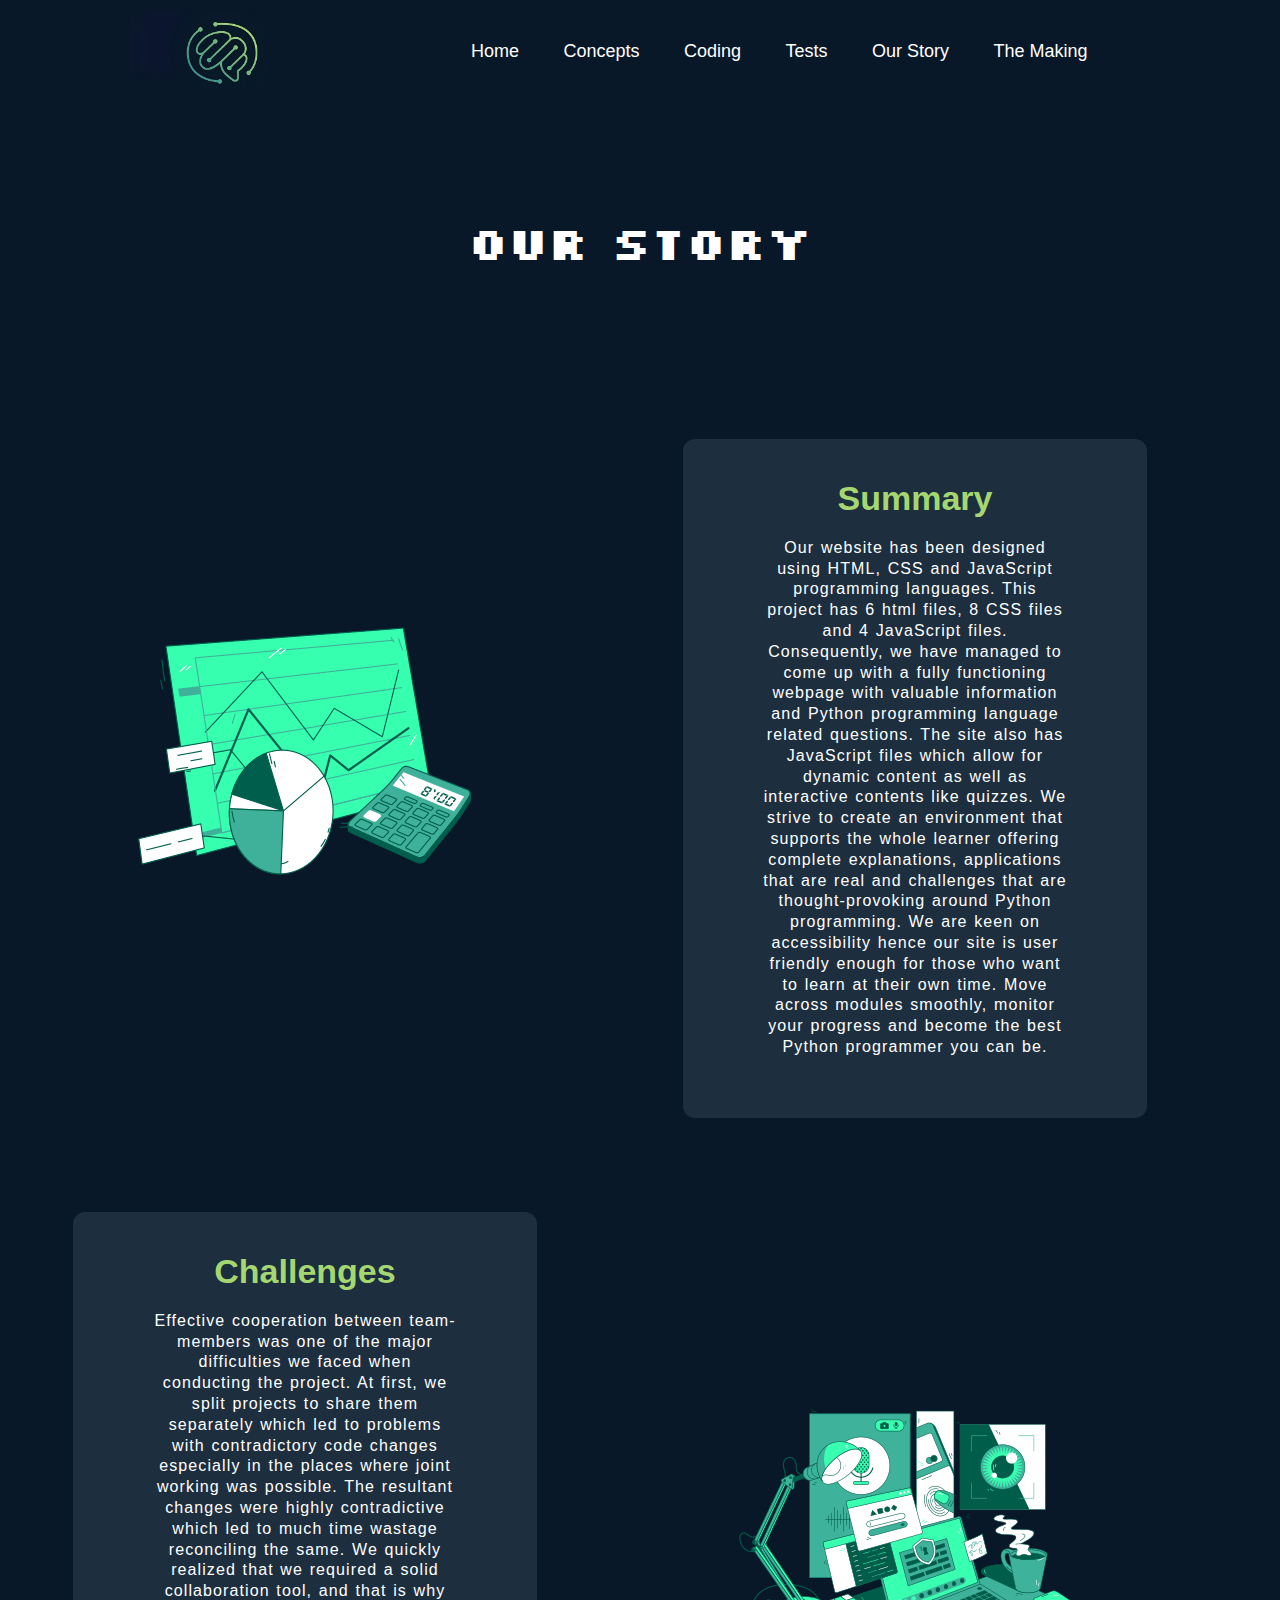
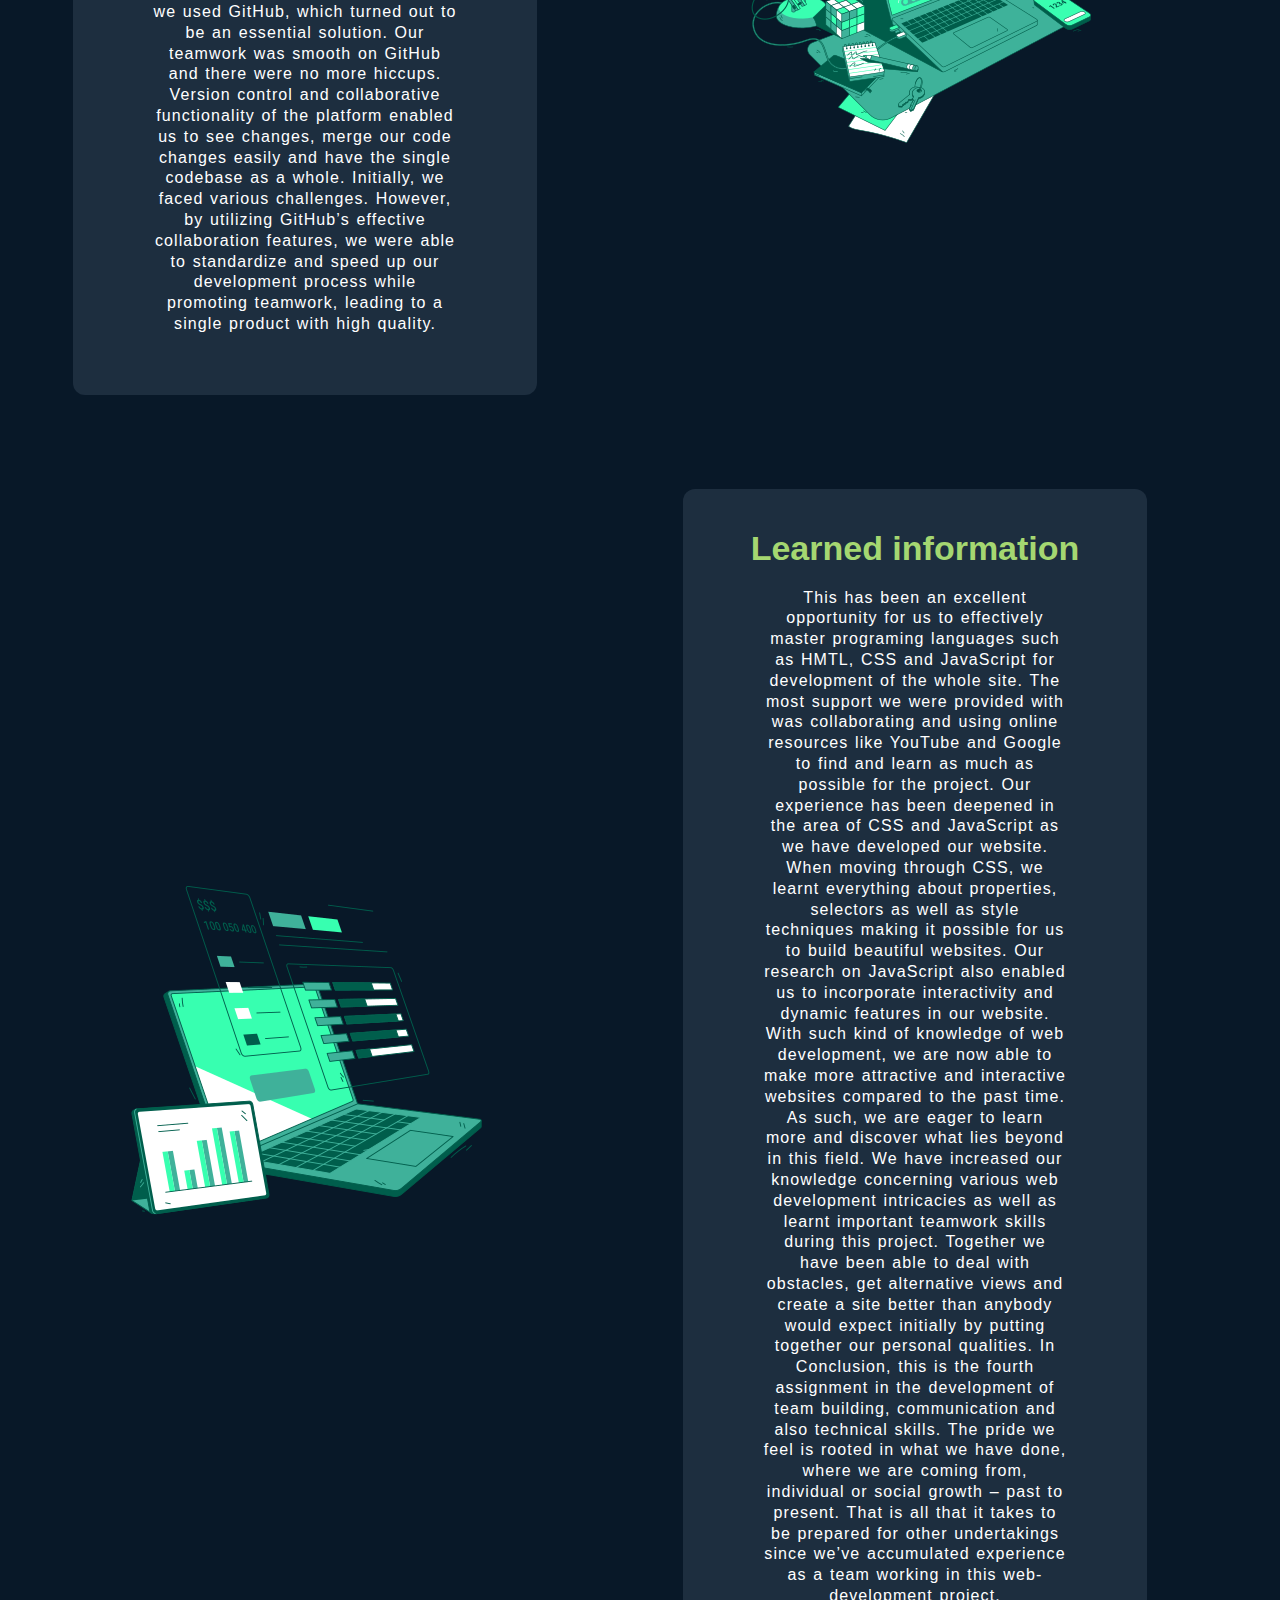
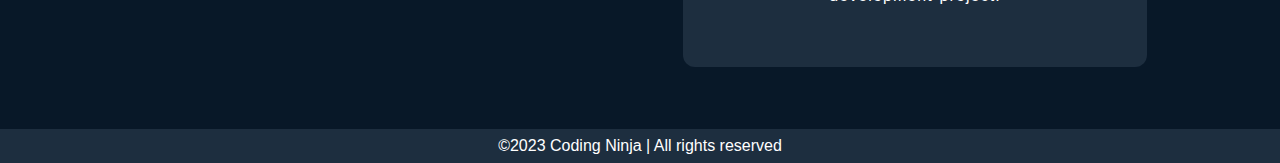
<file: story.html>
<!-- Fahad page -->
<!DOCTYPE html>
<html>
<head>
    <title>Coding Ninja | Our Story</title>
    <link rel="stylesheet" type="text/css" href="styles/main.css">
    <link rel="stylesheet" type="text/css" href="styles/storyStyle.css">
    
    <link rel="preconnect" href="https://fonts.googleapis.com">
    <link rel="preconnect" href="https://fonts.gstatic.com" crossorigin>
    <link href="https://fonts.googleapis.com/css2?family=Silkscreen:wght@400;700&display=swap" rel="stylesheet">
    
    <script src="scripts/login.js"></script>
</head>
<body onload="getUsername()">
    <div class="container">
            <nav>
                <a href="home.html"><img src="images/homepagebackground1.jpeg" class="logo"></a>
                <ul>
                    <li><a href="home.html">Home</a></li>
                    <li><a href="concepts.html">Concepts</a></li>
                    <li><a href="Coding.html">Coding</a></li>
                    <li><a href="Test.html">Tests</a></li>
                    <li><a href="story.html">Our Story</a></li>
                    <li><a href="MakingOf.html">The Making</a></li>
                    <li><p id="username"></p></li>
                </ul>
            </nav>
        </div>
    
    <h1 class="header"> Our Story</h1>
    
    <div>
        <table class="tb">
            <tr>
                <td>
                    <img src="images/story3.png">
                </td>
                <td colspan="3">
                    <div class="container">
                        <div class="pages-list">
                            <div>
                                <h2>Summary</h2>
                                <p>Our website has been designed using HTML, CSS and JavaScript programming languages. This project has 6 html files, 8 CSS files and 4 JavaScript files. Consequently, we have managed to come up with a fully functioning webpage with valuable information and Python programming language related questions.
                                The site also has JavaScript files which allow for dynamic content as well as interactive contents like quizzes. We strive to create an environment that supports the whole learner offering complete explanations, applications that are real and challenges that are thought-provoking around Python programming.
                                We are keen on accessibility hence our site is user friendly enough for those who want to learn at their own time. Move across modules smoothly, monitor your progress and become the best Python programmer you can be.</p>
                            </div>
                        </div>
                    </div>
                </td> 
                <td></td>
                <td></td>
            </tr>
            <tr>
                <td>
                    <div class="container">
                        <div class="pages-list">
                            <div>
                                <h2>Challenges</h2>
                                <p>Effective cooperation between team-members was one of the major difficulties we faced when conducting the project. At first, we split projects to share them separately which led to problems with contradictory code changes especially in the places where joint working was possible. The resultant changes were highly contradictive which led to much time wastage reconciling the same. We quickly realized that we required a solid collaboration tool, and that is why we used GitHub, which turned out to be an essential solution. Our teamwork was smooth on GitHub and there were no more hiccups. Version control and collaborative functionality of the platform enabled us to see changes, merge our code changes easily and have the single codebase as a whole. Initially, we faced various challenges. However, by utilizing GitHub’s effective collaboration features, we were able to standardize and speed up our development process while promoting teamwork, leading to a single product with high quality.</p>
                            </div>
                        </div>
                    </div>
                </td> 
                <td>
                    <img src="images/story2.png">
                </td>
            </tr>
            <tr>
                <td>
                    <img src="images/story1.png">
                </td>
                <td>
                    <div class="container">
                        <div class="pages-list">
                            <div>
                                <h2>Learned information</h2>
                                <p> This has been an excellent opportunity for us to effectively master programing languages such as HMTL, CSS and JavaScript for development of the whole site. The most support we were provided with was collaborating and using online resources like YouTube and Google to find and learn as much as possible for the project.
                                Our experience has been deepened in the area of CSS and JavaScript as we have developed our website. When moving through CSS, we learnt everything about properties, selectors as well as style techniques making it possible for us to build beautiful websites. Our research on JavaScript also enabled us to incorporate interactivity and dynamic features in our website. With such kind of knowledge of web development, we are now able to make more attractive and interactive websites compared to the past time. As such, we are eager to learn more and discover what lies beyond in this field.
                                We have increased our knowledge concerning various web development intricacies as well as learnt important teamwork skills during this project. Together we have been able to deal with obstacles, get alternative views and create a site better than anybody would expect initially by putting together our personal qualities.
                                In Conclusion, this is the fourth assignment in the development of team building, communication and also technical skills. The pride we feel is rooted in what we have done, where we are coming from, individual or social growth – past to present. That is all that it takes to be prepared for other undertakings since we’ve accumulated experience as a team working in this web-development project.</p>
                            </div>
                        </div>
                    </div>
                </td> 
            </tr>
        </table>
    </div>
    <div id="rights">
        <p>©2023 Coding Ninja | All rights reserved</p>
    </div>
</body>
</html>
</file>
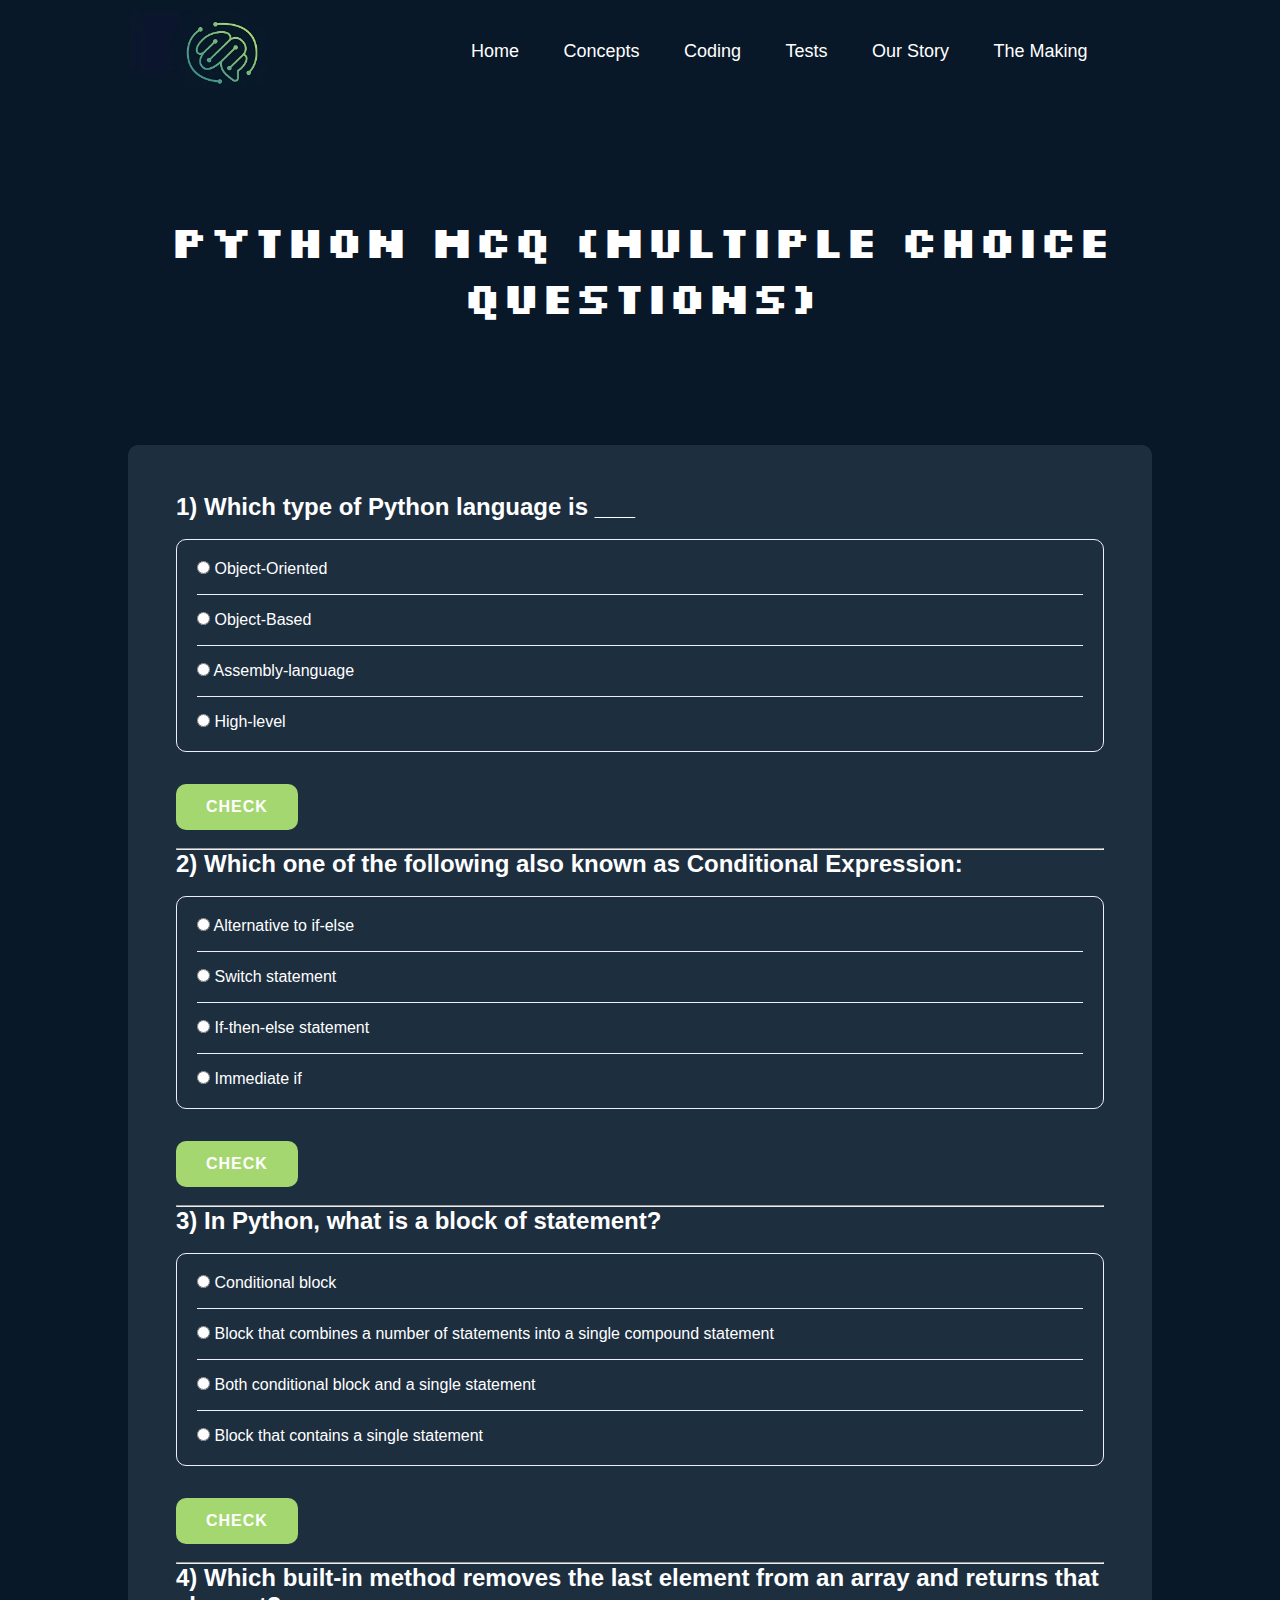
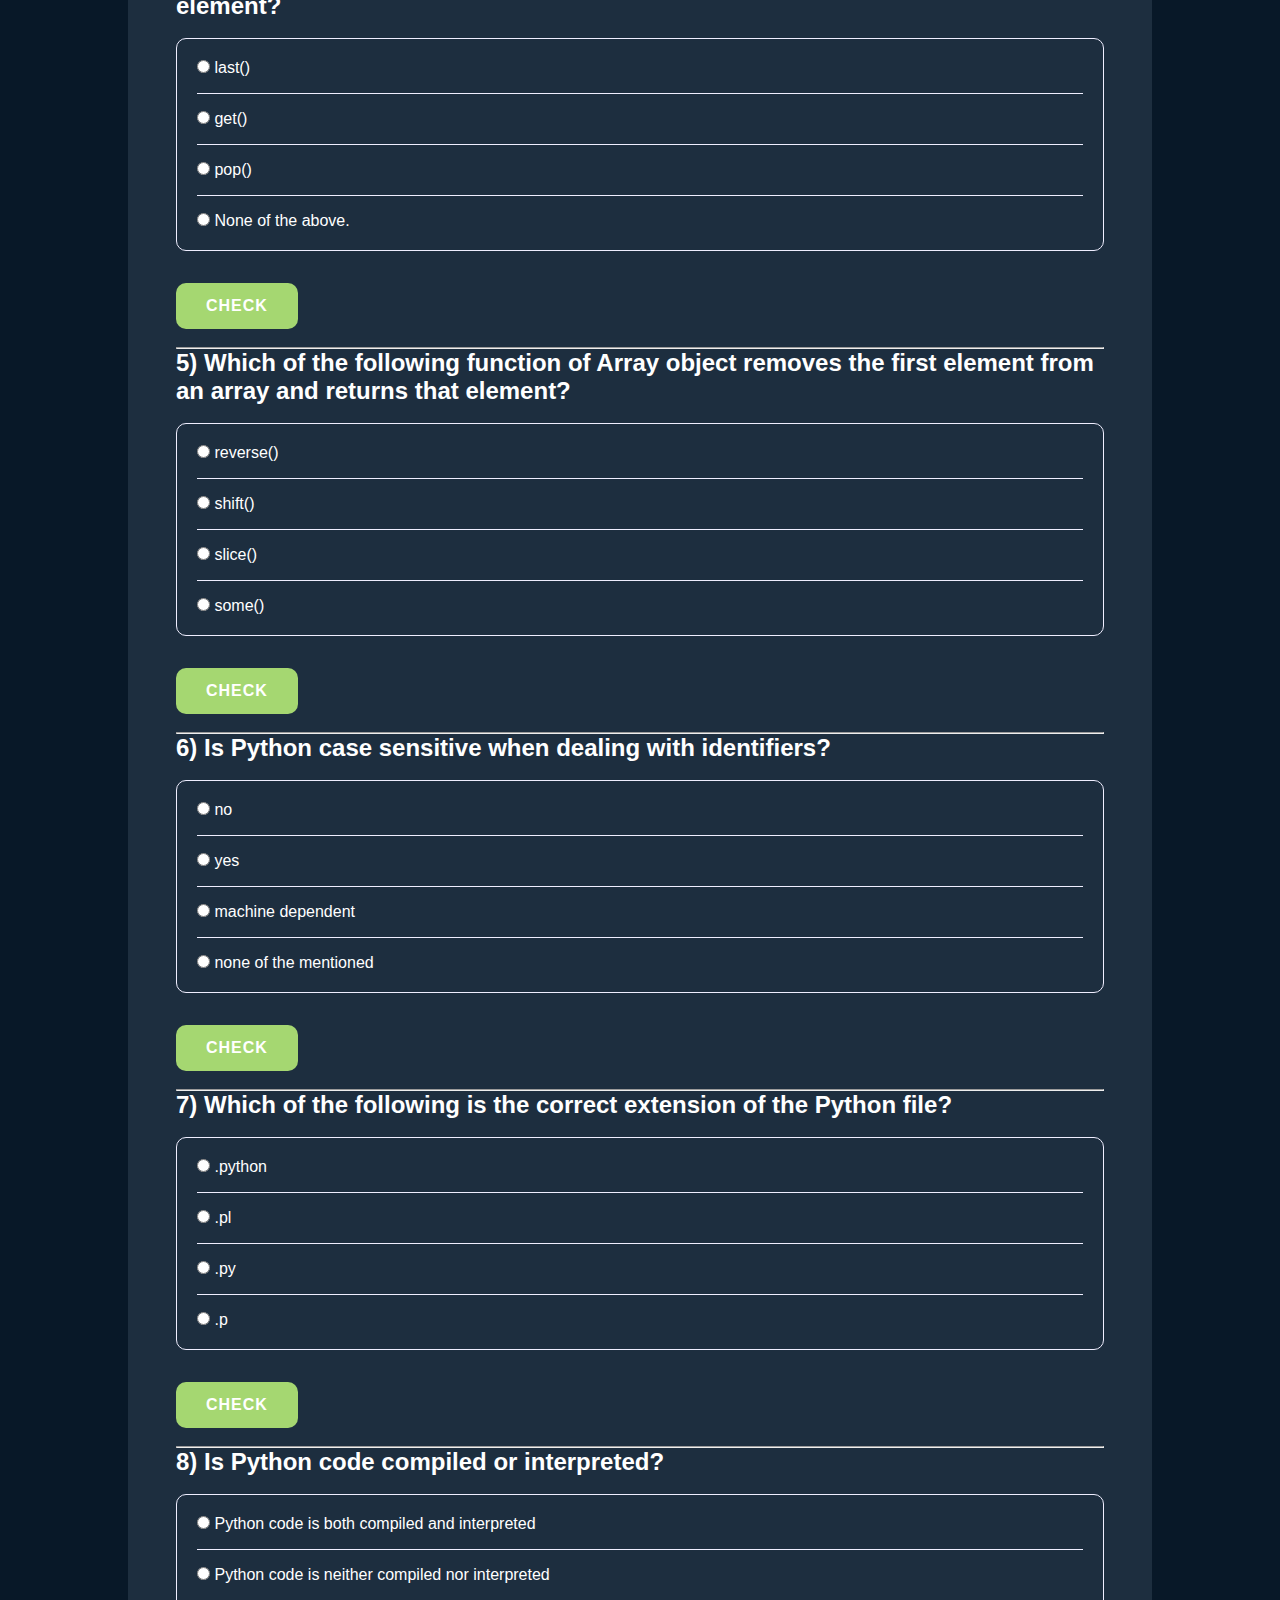
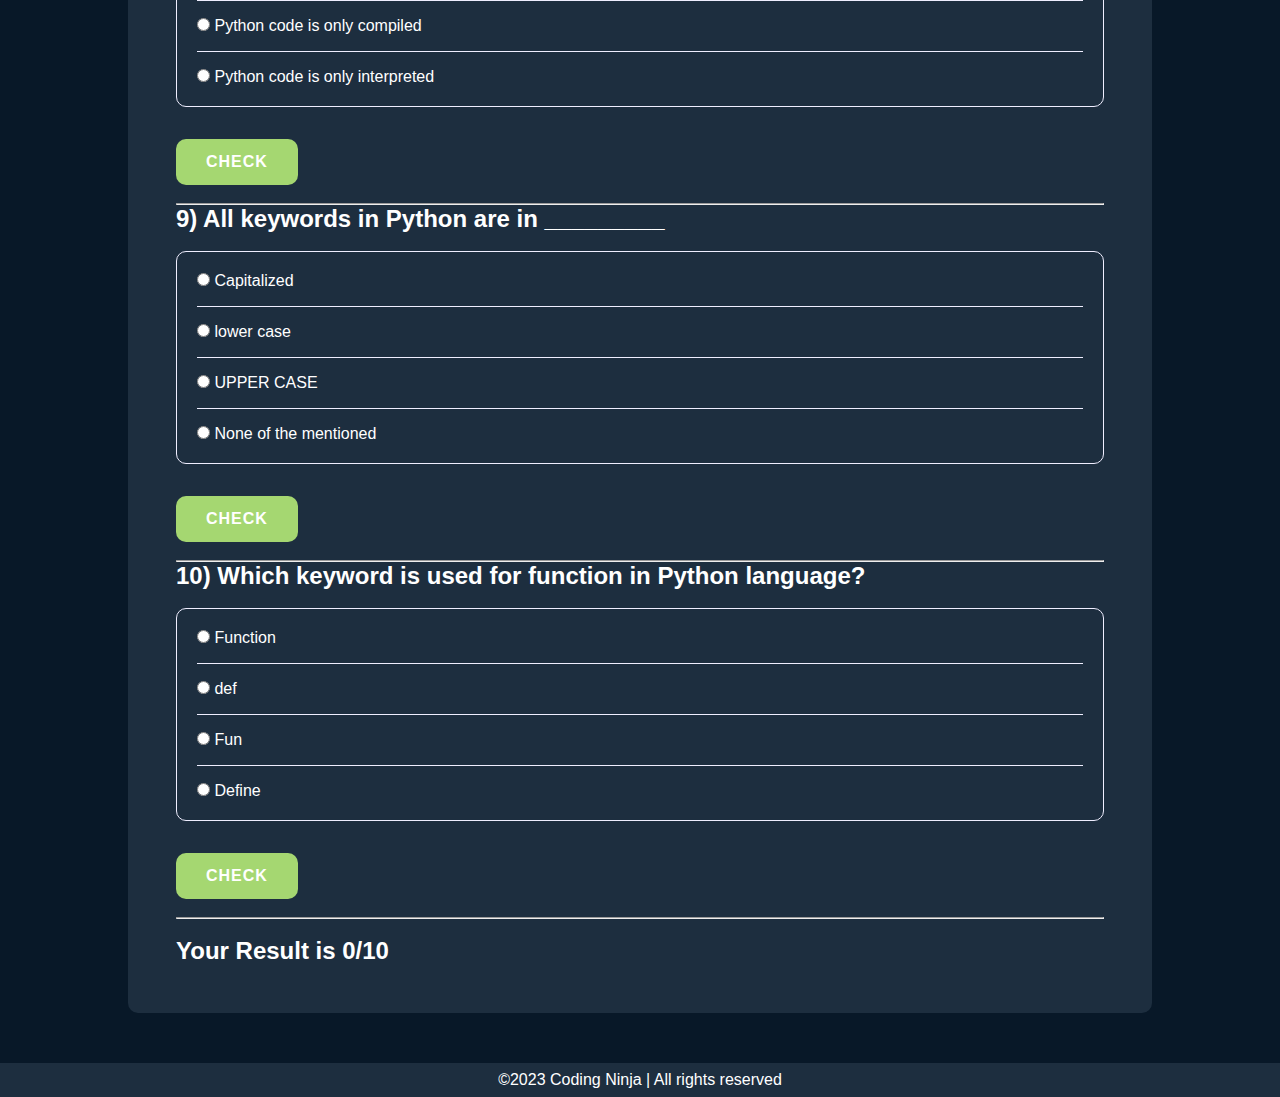
<file: Test.html>
<!DOCTYPE html>
<html>
<head>
    <title>Page Title</title>
    
    <link rel="stylesheet" type="text/css" href="styles/testStyle.css">
    <link rel="stylesheet" type="text/css" href="styles/main.css">
    
    <link rel="preconnect" href="https://fonts.googleapis.com">
    <link rel="preconnect" href="https://fonts.gstatic.com" crossorigin>
    <link href="https://fonts.googleapis.com/css2?family=Silkscreen&display=swap" rel="stylesheet">
    
    <script src="scripts/test.js"></script>
    <script src="scripts/login.js"></script>
</head>
<body onload="loadQuestions(); getUsername()">
    
    <div class="container">
            <nav>
                <a href="home.html"><img src="images/homepagebackground1.jpeg" class="logo"></a>
                <ul>
                    <li><a href="home.html">Home</a></li>
                    <li><a href="concepts.html">Concepts</a></li>
                    <li><a href="Coding.html">Coding</a></li>
                    <li><a href="Test.html">Tests</a></li>
                    <li><a href="story.html">Our Story</a></li>
                    <li><a href="MakingOf.html">The Making</a></li>
                    <li><p id="username"></p></li>
                </ul>
            </nav>
        </div>
    
    <div class="main">
        
        <div>
            <h1 class="header12">Python MCQ (Multiple Choice Questions)</h1>
        </div>

        <div class="quiz" id="quiz">
            
        </div>
    </div>
    <div id="rights">
        <p>©2023 Coding Ninja | All rights reserved</p>
    </div>
</body>
</html>
</file>
<file: styles/main.css>
#rights
{
    clear: both;
    width: 100%;
    display: flex;
    margin: auto;    
    align-items: center;
    justify-content: center;
    background-color: #1d2e3f;
    padding: 0.5em;
}

.container p
{
    font-size: 1.2em;
    letter-spacing: 1.1px;
    word-spacing: 1.1px;
    line-height: 1.3; 
    color: white;
}

#username
{
    font-size: 1.2em;
    letter-spacing: 1.1px;
    word-spacing: 1.1px;
    line-height: 1.3; 
    color: #B0E792;
}

*
{
padding: 0;
margin: 0; 
font-family: 'poppins', sans-serif;
box-sizing: border-box;
}

body
{
    background-color: #081828;
    color: #fff;
}

.navbtn{
background-color: #a5d771;
    margin-left: 5px;
    border-radius: 10px; 
    padding: 5px; width: 160px;
    display: inline-block;
    list-style: none;
    margin: 10px 20px;
    height: 100%;
}

.navbtn a{
    color: #fff;
    text-decoration: none;
    font-size: 18px;
    position:relative;
}

.navbtn:hover{
    background: #57703d;
}

.container{
    padding: 10px 10%;
}

nav{
    display: flex;
    align-items: center;
    justify-content: space-between;
    flex-wrap: wrap;
}

.logo{
    width: 140px;
}

nav ul li{
    display: inline-block;
    list-style: none;
    margin: 10px 20px;
}

nav ul li a{
    color: #fff;
    text-decoration: none;
    font-size: 18px;
    position:relative;
}

nav ul li a::after{
    content: '';
    width: 0;
    height: 3px;
    background: #a5d771;
    position: absolute;
    left: 0;
    bottom: -6px;
    transition: 0.6s;
}

nav ul li a:hover::after{
    width: 100%;
}
</file>
<file: styles/CodingStyle.css>
.header{ 
    text-align: center;
    padding-top: 110px;
    padding-bottom: 70px;
    font-size: 44px;
    font-family: 'Silkscreen', sans-serif;
}

.sub-header{
     text-align: center;
    padding-bottom: 70px;
    font-size: 34px;
    color: #B0E792;
    font-family: 'Silkscreen', sans-serif;
}

b{
    font-weight: 600;
    font-size: 23px;
}

.if
{
    width: 50%;
    float: left;   
}

.if p
{
     font-size: 18px;
    letter-spacing: 1.1px;
    word-spacing: 1.1px;
    line-height: 1.3; 
    margin-left: 7em;;
    margin-right: 8em;
}

.if h1 
{
    color:#B0E792;
    padding: 2em;;
    text-align: center;
}

#cond_table
{
    border: #49a298 solid 2px;
    margin-top: 15em;
    width: 40%;
    margin-right: 8em;
    float: right;
}
#cond_table td
{
    border: #49a298 solid 2px;
    padding-left: 0.5em;
    padding-right: 0.5em;
    
    width: 33%;
}

#cond_table .f
{
    text-align: center;
}

th
{
    background-color: #B0E792;
}

#cond_table button
{
    margin: 0;
    padding: 0;
    height: 100%;
    width: 100%;
    background-color: #B0E792;
}


#loops button
{
    margin: 0;
    padding: 0;
    height: 100%;
    width: 100%;
    background-color: #B0E792;
}

#cond_table p
{
    color:white;
}

#cond_table table
{
    width: 100%;
}

#question p{
    color: #B0E792;
      font-size: 16px;
    letter-spacing: 1.1px;
    word-spacing: 1.1px;
    line-height: 1.3; 
    padding-top: 20px;
}

.btn{
background-color: #a5d771;
    margin-top: 40px;
    border-radius: 10px; 
    display: inline-block;
    list-style: none;
    width: 180px;
    height: 55px;
    font-size: 13px;
}

.btn:hover{
    background: #57703d;
}

#generated_code_space
{
    border-radius: 10px;
    clear: both;
    width: 35%;
    margin-left: 15em;
    margin-top: 3em;
    
}
#generated_code_space p 
{
    color: white;
     font-size: 16px;
    letter-spacing: 1.1px;
    word-spacing: 1.1px;
    line-height: 1.3; 
    padding: 15px;
}

#loops p
{
    font-size: 18px;
    word-spacing: 1.1px;
    line-height: 1.3; 
    color: #fff;
}

#loops td
{
    padding: 1.5em;
    border: #49a298 solid 2px;
}

.c
{
    font-size: 18px;
    letter-spacing: 1.1px;
    word-spacing: 1.1px;
    line-height: 1.3; 
    margin-left: 7em;;
    margin-right: 7em;
    margin-bottom: 1em;
    color: #fff;
}

table 
{
    border-collapse: separate;
    border-spacing: 50px;
}

td, th 
{
    padding: 1em;
}

table tr
{
    width: 80%;
}

table td
{
    width: 40%;
}

p
{
    color:white;
}

th
{
    background-color: #B0E792;
}

#question
{
    color: #B0E792;
    margin-left: 15em;
    clear: both;
}

#loops
{
    margin-left: 2em;
    margin-right: 2em;
}

#loops table
{
    margin: auto;
    padding: 0%;

    margin-bottom: 3em;
    border: #49a298 solid 2px;
}

#loops span
{
    /*color: white;*/
}

td
{
    background-color: #1d2e3f;
}

.greenBtn
{
    background-color: #B0E792;
    text-align: center;
    color: black;
}

.greenBtn:hover
{
    background: #57703d;
}

#last
{
    width: 20%;
    text-align: center;
}



/* Code Colors */

.brown
{
    color: #c8a162;
}

.red
{
    color: #c55239;
}

.green
{
    color: #729465;
}

.yellow
{
    color: #d6c97a;
}

.gray
{
    color: gray;
}
</file>
<file: styles/conceptsStyle.css>
.header{ 
    text-align: center;
    padding-top: 110px;
    padding-bottom: 70px;
    font-size: 44px;
    font-family: 'Silkscreen', sans-serif;
}

#video
{
    width: 100%;
    margin-top:1em;
    display: flex;
  justify-content: center;
}

#video iframe
{
    height: 45em;
    width: 85%;
    border: #a5d771 solid 0.4em ;
}

#pages
{
    padding: 55px 0;
}

.container h2
{
    font-size: 26px;
    padding-bottom: 17px;
    color: #a5d771;
}

.pages-list{
    display: grid;
    grid-template-columns: repeat(auto-fit,minmax(250px, 1fr));
    grid-gap: 40px;
    margin-top: 50px;
}

.pages-list div{
    background: #1d2e3f;
    padding: 40px;
    font-size: 13px;
    font-weight: 300;
    border-radius: 12px;
    transition: background 0.5s, transform 0.5s;
}

.pics{
    width: 30%;
    float: right;
}

.pages-list div h2{
   font-size: 28px;
    font-weight: 600;
    margin-bottom: 15px;
    color: #a5d771;
    font-family: 'Silkscreen', sans-serif;
}

.pages-list div p{
    margin-bottom: 15px;
    font-size: 16px;
    letter-spacing: 1.1px;
    word-spacing: 1.1px;
    line-height: 1.3;
}

.pages-list div:hover{
   background: #32475b;
    transform: translateY(-10px);
}


#application{
    padding: 55px 0;
    width: 100%;
}


.application-list {
  display: flex;
  flex-direction: column;
  align-items: center;
  margin-top: 50px;
  width: 100%;
  margin: 0 auto;
  box-sizing: border-box;
}

.application-list div {
  background: #1d2e3f;
  padding: 40px;
  margin-bottom: 40px;
  font-size: 13px;
  font-weight: 300;
  border-radius: 12px;
  transition: background 0.5s, transform 0.5s;
  width: 100%;
  max-width: 90%;
  box-sizing: border-box;
}

.application-list div h2 {
  font-size: 28px;
  font-weight: 600;
  margin-bottom: 15px;
  color: #a5d771;
  font-family: 'Silkscreen', sans-serif;
}

.application-list div img {
 float: left;
    width: 30%;
    height: 100%;
}

.application-list div p {
  margin-bottom: 15px;
  font-size: 16px;
  letter-spacing: 1.1px;
  word-spacing: 1.1px;
  line-height: 1.3;
}


.application-list div:hover {
  background: #32475b;
  transform: translateY(-10px);
}
</file>
<file: styles/makingOf.css>
/* Fahad Page */

*
{

}

.back-images
{
    width: 25em;
    height: 5em;
    background: #1d2e3f;
    border-radius: 22px;
    display: flex;
    justify-content: space-around;
    align-items: center;
    
    margin-left: auto;
    margin-right: auto;
    margin-top: 0.5em;
    z-index: 10;
}

.back-images .back-chang
{
    width: 3em;
    height: 3em;
    overflow: hidden;
    cursor: pointer;
    border-radius: 10px;
    transition: width 0.2s;
    transition: height 0.2s;
    
    
}

.back-chang:hover
{
    width: 4em;
    height: 4em;
}

.back-images .back-chang img
{
    width: 100%;
    height: 100%;
    object-fit: cover;
}

.images
{
    
    margin-left: auto;
    margin-right: auto;
}

.images table
{
    margin-left: auto;
    margin-right: auto;
}

.image
{
    border: 0.5em solid #1d2e3f;
    width: 60em;
    height: 33em;
    margin-left: auto;
    margin-right: auto;
}

.section
{
    width: 60%;
    margin-left: auto;
    margin-right: auto;
    
    background-color: #1d2e3f;
    border-radius: 25px;
    padding: 1em;
    
    margin-top: 2em;
    margin-bottom: 2em;
}

.section h2
{
    color: #B0E792;
}

.side-image
{
    width: 20em;
}

.side-image2
{
    width: 20em;
    border: 0.1em solid white;
}
</file>
<file: homeStyle.css>
/* Malik & Fahad Page*/

body{
    background-color: #081828;
    color: #fff;
}

#header{
    width: 100%;
    height: 99vh;
    background-image: url(images/homepagebackground1.jpeg);
    background-size: cover;
    background-position: center;
}

.header-text{
    margin-top: 20%;
    font-size: 30px;
}
.header-text span{
    color: #a5d771;
}


.header-text h1{
    margin-top: 20px;
    margin-bottom: 12px;
    font-size: 60px;
}


.header-text h1 span{
    color: #a5d771;
     font-family: 'Silkscreen', sans-serif;
}

.btn{
background-color: #a5d771;
    margin-top: 40px;
    border-radius: 10px; 
    width: 160px;
    display: inline-block;
    list-style: none;
    width: 200px;
    height: 70px;
}

.btn a{
    color: #fff;
    text-decoration: none;
    font-size: 18px;
    position:relative;
}

.btn:hover{
    background: #57703d;
}


#signupform{
clear: both;
width: 100%;
background-color: #081828;
clear: both;
display: flex;
align-items: center;
justify-content: center;
min-height: 100vh;
margin: auto;
border-radius: 15px;
margin-bottom: 90px;
}


.form{
    display: flex;
    flex-direction: column;
    grid-row-gap: 10px;
    max-width: 380px;
    background:#1d2e3f;
    padding: 20px;
    border-radius: 20px;
    position: relative;
    box-shadow: 0 5px 25px black;
}

.title{
    font-size: 28px;
    color: #a5d771;
    font-weight: 600;
    letter-spacing: 0,3px;
    position: relative;
    text-align: center;
    margin-bottom: 10px;
    font-family: 'Silkscreen', sans-serif;
}

#content p{
text-align: justify;

}
#content table{
    margin-left: 3em;
}
#content td{
width:35em;
padding:1em;

}
#content img{
    width: 25em;
    height: 20em;
}
.ct{
    text-align: center;
}
.form-comp{
    display: flex;
    width: 100%;
    grid-row-gap: 6px;
}

.form label{
    position: relative;
}

.form label input{
    width: 100%;
    padding: 10px 10px 20px 10px;
    outline: none;
    border: none;
    border-radius: 10px;
    color: #a5d771;
    background: rgba(255,255,255,0.15);
}

.form label input+span{
    position: absolute;
    left: 10px;
    top: 15px;
    color: #fff;
    font-size: 0.9em;
    cursor: text;
    transition: 0,3s ease;
}

.form label:input:placeholder-shown+span{
    top: 15px;
    font-size: 0.9em;
}

.form label input:focus+span,
.form label input:valid+span{
    top: 30px;
    font-size: 0.7em;
    font-weight: 600;
}

.form label input:valid+span{
    color: rgba(255, 255, 255, 0.7);
    
}


.submit{
    border: none;
    outline: none;
    background: #a5d771;
    padding: 10px;
    border-radius: 10px;
    color: #fff;
    font-size: 16px;
    transform: 0.3px ease;
    cursor: pointer;
    transition: 0.3s ease;
}

.submit:hover{
    background: #57703d;
}

#rights{
clear: both;
width: 100%;
display: flex;
margin: auto;    
align-items: center;
justify-content: center;
}


#pages{
    padding: 30px 0;
}

.pages-list{
    display: grid;
    grid-template-columns: repeat(auto-fit,minmax(250px, 1fr));
    grid-gap: 40px;
    margin-top: 50px;
}

.pages-list div{
    background: #1d2e3f;
    padding: 40px;
    font-size: 13px;
    font-weight: 300;
    border-radius: 12px;
    transition: background 0.5s, transform 0.5s;
}

.pages-list div i{
   font-size: 50px;
    margin-bottom: 30px;
}

.pages-list div h2{
   font-size: 28px;
    font-weight: 600;
    margin-bottom: 15px;
    color: #a5d771;
    font-family: 'Silkscreen', sans-serif;
}

.pages-list div p{
    margin-bottom: 15px;
    font-size: 16px;
    letter-spacing: 1.1px;
    word-spacing: 1.1px;
    line-height: 1.3;
}

.pages-list div a{
   text-decoration: none;
    color: #a5d771;
    font-size: 13px;
    margin-top: 20px;
    display: inline-block;
}

.pages-list div:hover{
   background: #32475b;
    transform: translateY(-10px);
}

.pages-list div a:hover{
   color:#57703d;
}
</file>
<file: styles/storyStyle.css>
.header{ 
    text-align: center;
    padding-top: 110px;
    padding-bottom: 70px;
    font-size: 46px;
    font-family: 'Silkscreen', sans-serif;
}

.pages-list{
    display: grid;
    grid-template-columns: repeat(auto-fit,minmax(250px, 1fr));
    grid-gap: 40px;
    margin-top: 50px;
}

.pages-list div{
    background: #1d2e3f;
    padding: 40px;
    font-size: 13px;
    font-weight: 300;
    border-radius: 12px;
    transition: background 0.5s, transform 0.5s;
}

.pages-list div h2{
   font-size: 34px;
    font-weight: 600;
    margin-bottom: 15px;
    color: #a5d771;
}

.pages-list div p{
    font-size: 16px;
    letter-spacing: 1.1px;
    word-spacing: 1.1px;
    line-height: 1.3;
    margin: 20px 40px 20px;
}

.pages-list div:hover{
   background: #32475b;
    transform: translateY(-10px);
}

.tb{
    margin: 25px 0;
    margin-bottom: 40px;
    text-align: center;
    border-collapse:collapse;
    border-spacing: 30px;
}

.tb tr{
 width: 90%;
}

.tb td{
    width: 50%;
    padding: 12px 15px;
}
</file>
<file: styles/testStyle.css>
.quiz
{
	width: 80%;
	margin: 50px auto;
	padding: 3em;
	background: #1d2e3f;
	border-radius: 10px;
    color: white;
}


#quiz ul
{
	margin: 0em;
	list-style: none;
	color: #7c79c7;
	border: 1px solid #efeeff;
	padding: 20px;
	border-radius: 10px;
	background: #1d2e3f;
}

.quiz li+li
{
	margin-top: 16px;
	border-top: 1px solid #efeeff;
	padding-top: 16px;
}

.quiz label
{
    color: white;
}

.btn, .checkBtn
{
    margin-top: 2em;
	padding: 14px 30px;
	background-color: #a5d771;
	color: white;
	border: 0;
	cursor: pointer;
	text-transform: uppercase;
	font-size: 1em;
	font-weight: bold;
	letter-spacing: 1px;
	border-radius: 10px;
}

.checkBtn:hover
{
    background: #57703d;
}

.header12{ 
    text-align: center;
    padding-top: 110px;
    padding-bottom: 70px;
    font-size: 44px;
    font-family: 'Silkscreen', sans-serif;
}
</file>
